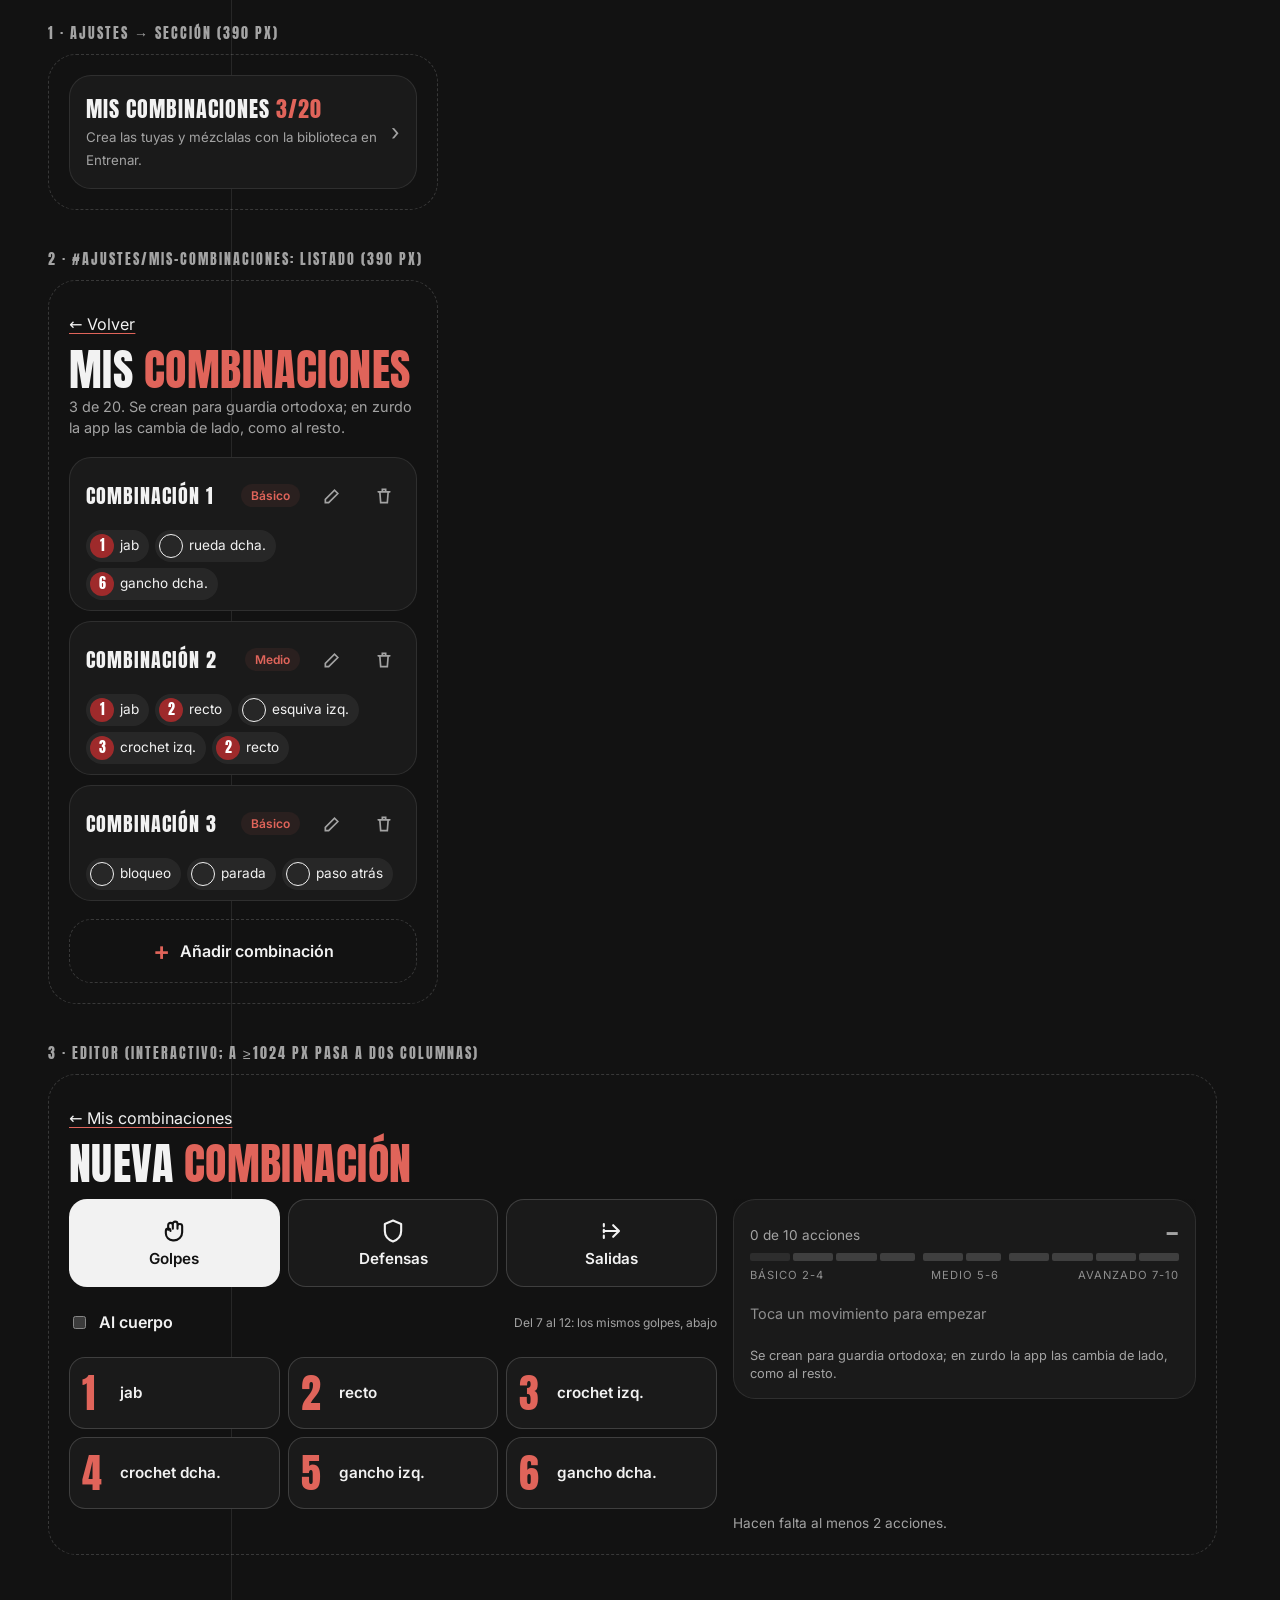
<file: docs/revision/boceto-creador.html>
<!doctype html>
<html lang="es">
<head>
<meta charset="utf-8">
<meta name="viewport" content="width=device-width, initial-scale=1">
<title>Boceto · Mis combinaciones</title>
<!-- Boceto suelto, FUERA de la app (no va al precache ni al sitio). Usa los tokens y las fuentes de
     la app para que se vea como quedaría. Los datos de las acciones están copiados a mano solo aquí:
     en la app saldrán de data/acciones.json. Abrir con la app servida (python -m http.server) o
     directamente desde el disco. -->
<link rel="stylesheet" href="../../static/estilos.css">
<style>
  body { padding: 24px var(--hueco) 48px; }
  .bocetos { display: grid; gap: 40px; max-width: 1180px; margin: 0 auto; }
  .boceto-titulo { font-family: var(--letra-titular); text-transform: uppercase; color: var(--suave); letter-spacing: 2px; font-size: 14px; margin: 0 0 10px; }
  .marco { border: 1px dashed var(--linea-chip); border-radius: 28px; padding: 20px; }
  .marco.movil { max-width: 390px; }

  /* ---------- Comunes ---------- */
  .cr-volver { display: inline-flex; min-height: 48px; align-items: center; color: var(--texto); }
  .cr-cabecera h1 { margin: 0; font-family: var(--letra-titular); text-transform: uppercase; font-weight: 400; font-size: 44px; line-height: .95; }
  .cr-cabecera h1 .acento { color: var(--acento); }
  .cr-cabecera p { margin: 6px 0 0; color: var(--suave); font-size: .9rem; }
  .cr-boton { min-height: 48px; padding: 0 18px; border-radius: 999px; border: 1px solid var(--linea-chip); background: var(--secundario);
    color: var(--texto); font: 600 1rem var(--letra-texto); display: inline-flex; align-items: center; justify-content: center; gap: 8px;
    cursor: pointer; transition: transform 140ms cubic-bezier(.23,1,.32,1), background-color 140ms ease; }
  .cr-boton:active { transform: scale(.97); }
  .cr-boton.principal { background: var(--acento-relleno); border-color: transparent; color: var(--sobre-acento); }
  .cr-boton[aria-disabled="true"] { opacity: .45; cursor: not-allowed; }
  :is(button, a):focus-visible { outline: 3px solid var(--foco); outline-offset: 2px; }

  /* Pasos: el MISMO código visual que la pantalla de la sesión (paso-golpe/defensa/movimiento):
     lo que creas se ve como lo verás al entrenar. */
  .cr-paso { display: inline-flex; align-items: center; gap: 6px; min-height: 32px; padding: 0 10px 0 4px; border-radius: 999px;
    background: var(--secundario); font-size: .85rem; white-space: nowrap; }
  .cr-paso i { display: inline-grid; place-items: center; min-width: 24px; height: 24px; border-radius: 999px; font: 400 14px var(--letra-titular); font-style: normal; }
  .cr-paso.golpe i { background: var(--acento-relleno); color: var(--sobre-acento); }
  .cr-paso.defensa i { border: 1.5px solid currentColor; }
  .cr-paso.movimiento { color: var(--terciario); }
  .cr-paso.movimiento i { border: 1.5px dashed var(--suave); color: var(--suave); }

  /* Nivel en directo: 10 segmentos, uno por acción, con las tres zonas de nivel_de marcadas. */
  .cr-nivel { display: grid; gap: 6px; }
  .cr-nivel-linea { display: flex; justify-content: space-between; align-items: baseline; font-size: .85rem; color: var(--suave); }
  .cr-nivel-linea b { font: 400 22px var(--letra-titular); text-transform: uppercase; color: var(--texto); letter-spacing: 1px; }
  .cr-nivel-linea b.fuera { color: var(--suave); }
  .cr-segmentos { display: grid; grid-template-columns: repeat(10, 1fr); gap: 3px; }
  .cr-segmentos span { height: 8px; border-radius: 2px; background: var(--linea-chip); transition: background-color 160ms ease; }
  .cr-segmentos span.lleno { background: var(--acento-relleno); }
  .cr-segmentos span:nth-child(1) { opacity: .5; }        /* 1 acción: aún no vale */
  .cr-segmentos span:nth-child(4), .cr-segmentos span:nth-child(6) { margin-right: 5px; } /* cortes 4|5 y 6|7 */
  .cr-zonas { display: grid; grid-template-columns: 4fr 2fr 4fr; font-size: .7rem; color: var(--tenue); text-transform: uppercase; letter-spacing: 1px; }
  .cr-zonas span:nth-child(2) { text-align: center; } .cr-zonas span:nth-child(3) { text-align: right; }

  /* ---------- Listado ---------- */
  .cr-lista { list-style: none; margin: 18px 0; padding: 0; display: grid; gap: 10px; }
  .cr-combo { background: var(--superficie); border: 1px solid var(--linea); border-radius: var(--radio); padding: 14px 8px 10px 16px; display: grid; gap: 10px; }
  .cr-combo-cabeza { display: flex; align-items: center; gap: 10px; }
  .cr-combo h2 { margin: 0; flex: 1; white-space: nowrap; font: 400 20px var(--letra-titular); text-transform: uppercase; letter-spacing: 1px; }
  .cr-pastilla { font-size: .75rem; font-weight: 600; padding: 3px 10px; border-radius: 999px; background: var(--acento-tenue); color: var(--acento); }
  .cr-icono { width: 48px; height: 48px; border-radius: 999px; border: 0; background: transparent; color: var(--suave); display: grid; place-items: center; cursor: pointer; }
  .cr-icono:hover { background: var(--secundario); color: var(--texto); }
  .cr-icono svg { width: 20px; height: 20px; fill: none; stroke: currentColor; stroke-width: 2; stroke-linecap: round; }
  .cr-secuencia { display: flex; flex-wrap: wrap; gap: 6px; margin: 0; padding: 0; list-style: none; }
  .cr-anadir { width: 100%; min-height: 64px; border: 1.5px dashed var(--linea-chip); border-radius: var(--radio); background: transparent; color: var(--texto);
    font: 600 1rem var(--letra-texto); display: flex; align-items: center; justify-content: center; gap: 10px; cursor: pointer; }
  .cr-anadir span { color: var(--acento); font-size: 1.6rem; line-height: 1; }

  /* ---------- Editor ---------- */
  .cr-editor { display: grid; gap: 16px; }
  .cr-tira-caja { position: sticky; top: 0; z-index: 1; background: var(--superficie); border: 1px solid var(--linea); border-radius: var(--radio); padding: 14px 16px; display: grid; gap: 12px; }
  .cr-tira { display: flex; flex-wrap: wrap; gap: 6px; min-height: 40px; margin: 0; padding: 0; list-style: none; }
  .cr-tira:empty::before { content: "Toca un movimiento para empezar"; color: var(--tenue); font-size: .9rem; align-self: center; }
  .cr-tira button.cr-paso { border: 0; color: inherit; cursor: pointer; min-height: 40px; font-family: var(--letra-texto);
    transition: transform 180ms cubic-bezier(.23,1,.32,1), opacity 180ms ease; }
  .cr-tira button.cr-paso.movimiento { color: var(--terciario); }
  .cr-tira button.cr-paso::after { content: "×"; margin-left: 2px; color: var(--suave); }
  @starting-style { .cr-tira button.cr-paso { opacity: 0; transform: scale(.9); } }
  .cr-guardia { margin: 0; font-size: .8rem; color: var(--suave); }

  .cr-tarjetas { display: grid; grid-template-columns: repeat(3, 1fr); gap: 8px; }
  .cr-tarjeta { min-height: 88px; border-radius: 18px; border: 1px solid var(--linea-chip); background: var(--superficie); color: var(--texto);
    display: grid; place-content: center; justify-items: center; gap: 4px; cursor: pointer; font: 600 .95rem var(--letra-texto);
    transition: transform 140ms cubic-bezier(.23,1,.32,1), background-color 140ms ease; }
  .cr-tarjeta:active { transform: scale(.97); }
  .cr-tarjeta svg { width: 28px; height: 28px; fill: none; stroke: currentColor; stroke-width: 1.8; stroke-linecap: round; stroke-linejoin: round; }
  .cr-tarjeta[aria-expanded="true"] { background: var(--chip-activo); color: var(--sobre-chip-activo); border-color: transparent; }

  .cr-paleta { display: grid; gap: 10px; }
  .cr-paleta[hidden] { display: none; }
  .cr-objetivo { display: flex; align-items: center; justify-content: space-between; min-height: 48px; }
  .cr-objetivo { gap: 12px; }
  .cr-objetivo small { text-align: right; font-size: .75rem; }
  .cr-combo-cabeza { gap: 4px; }
  .cr-combo-cabeza .cr-pastilla { margin-right: 4px; }
  .cr-objetivo label { white-space: nowrap; display: flex; align-items: center; gap: 10px; font-weight: 600; cursor: pointer; }
  .cr-golpes { display: grid; grid-template-columns: repeat(2, 1fr); gap: 8px; list-style: none; margin: 0; padding: 0; }
  .cr-golpe { width: 100%; min-height: 72px; border-radius: 16px; border: 1px solid var(--linea-chip); background: var(--superficie); color: var(--texto);
    display: flex; align-items: center; gap: 12px; padding: 0 12px; cursor: pointer; text-align: left; font: 600 .95rem var(--letra-texto);
    transition: transform 140ms cubic-bezier(.23,1,.32,1), border-color 140ms ease; }
  .cr-golpe:active { transform: scale(.97); }
  @media (hover: hover) and (pointer: fine) { .cr-golpe:hover, .cr-mov:hover { border-color: var(--acento); } }
  .cr-golpe b { font: 400 40px var(--letra-titular); color: var(--acento); line-height: 1; min-width: 26px; }
  .cr-golpe b.sin-numero { font-size: 22px; color: var(--suave); }
  .cr-movs { display: grid; grid-template-columns: repeat(2, 1fr); gap: 8px; list-style: none; margin: 0; padding: 0; }
  .cr-mov { width: 100%; min-height: 56px; border-radius: 16px; border: 1px solid var(--linea-chip); background: var(--superficie); color: var(--texto);
    font: 600 .95rem var(--letra-texto); cursor: pointer; padding: 0 12px; text-align: left; display: flex; align-items: center; gap: 10px;
    transition: transform 140ms cubic-bezier(.23,1,.32,1), border-color 140ms ease; }
  .cr-mov:active { transform: scale(.97); }
  .cr-mov.salida { border-style: dashed; }
  .cr-barra { position: sticky; bottom: 0; display: grid; grid-template-columns: 1fr 1fr; gap: 8px; padding: 12px 0 0; background: linear-gradient(transparent, var(--fondo) 30%); }
  .cr-estado { min-height: 1.4em; margin: 0; font-size: .85rem; color: var(--suave); }

  /* Escritorio: paleta a la izquierda, tira y guardar fijos a la derecha. */
  @media (min-width: 1024px) {
    .cr-editor.escritorio { grid-template-columns: minmax(0, 1.4fr) minmax(320px, 1fr); align-items: start; }
    .cr-editor.escritorio .cr-lado { position: sticky; top: 24px; display: grid; gap: 12px; order: 2; }
    .cr-editor.escritorio .cr-golpes { grid-template-columns: repeat(3, 1fr); }
    .cr-editor.escritorio .cr-movs { grid-template-columns: repeat(3, 1fr); }
  }

  /* ---------- Avisos ---------- */
  dialog.cr-avisos { max-width: 420px; border: 1px solid var(--linea-chip); border-radius: var(--radio); background: var(--superficie); color: var(--texto); padding: 22px; }
  dialog.cr-avisos::backdrop { background: var(--velo); }
  .cr-avisos h2 { margin: 0 0 12px; font: 400 26px var(--letra-titular); text-transform: uppercase; }
  .cr-avisos ul { margin: 0 0 18px; padding: 0; list-style: none; display: grid; gap: 10px; }
  .cr-avisos li { display: grid; grid-template-columns: 24px 1fr; gap: 10px; padding: 12px; border-radius: 14px; background: var(--aviso-fondo); color: var(--aviso); font-size: .92rem; }
  .cr-avisos .acciones { display: grid; grid-template-columns: 1fr 1fr; gap: 8px; }
  @media (prefers-reduced-motion: reduce) { * { transition: none !important; } }
</style>
</head>
<body>
<div class="bocetos">

  <section>
    <p class="boceto-titulo">1 · Ajustes → sección (390 px)</p>
    <div class="marco movil">
      <a class="tarjeta cr-entrada" href="#" style="display:flex;align-items:center;gap:12px;padding:16px;color:inherit;text-decoration:none;min-height:72px">
        <span style="flex:1"><b style="font:400 22px var(--letra-titular);text-transform:uppercase;letter-spacing:1px">Mis combinaciones <span style="color:var(--acento)">3/20</span></b><br>
          <small style="color:var(--suave)">Crea las tuyas y mézclalas con la biblioteca en Entrenar.</small></span>
        <span aria-hidden="true" style="font-size:1.4rem;color:var(--suave)">›</span>
      </a>
    </div>
  </section>

  <section>
    <p class="boceto-titulo">2 · #ajustes/mis-combinaciones: listado (390 px)</p>
    <div class="marco movil">
      <a href="#" class="cr-volver">← Volver</a>
      <header class="cr-cabecera">
        <h1>Mis <span class="acento">combinaciones</span></h1>
        <p>3 de 20. Se crean para guardia ortodoxa; en zurdo la app las cambia de lado, como al resto.</p>
      </header>
      <ul class="cr-lista" id="lista"></ul>
      <button type="button" class="cr-anadir" id="ir-editor"><span aria-hidden="true">+</span> Añadir combinación</button>
    </div>
  </section>

  <section>
    <p class="boceto-titulo">3 · Editor (interactivo; a ≥1024 px pasa a dos columnas)</p>
    <div class="marco">
      <a href="#" class="cr-volver">← Mis combinaciones</a>
      <header class="cr-cabecera" style="margin-bottom:14px"><h1>Nueva <span class="acento">combinación</span></h1></header>
      <div class="cr-editor escritorio">
        <div class="cr-lado">
          <div class="cr-tira-caja">
            <div class="cr-nivel" aria-hidden="true">
              <div class="cr-nivel-linea"><span id="contador">0 de 10 acciones</span><b id="nivel" class="fuera">—</b></div>
              <div class="cr-segmentos" id="segmentos"></div>
              <div class="cr-zonas"><span>Básico 2-4</span><span>Medio 5-6</span><span>Avanzado 7-10</span></div>
            </div>
            <ol class="cr-tira" id="tira" aria-label="Tu combinación (toca un paso para quitarlo)"></ol>
            <p class="cr-guardia">Se crean para guardia ortodoxa; en zurdo la app las cambia de lado, como al resto.</p>
          </div>
          <p class="cr-estado" id="estado" role="status" aria-live="polite"></p>
          <div class="cr-barra">
            <button type="button" class="cr-boton" id="quitar-ultima">Quitar la última</button>
            <button type="button" class="cr-boton principal" id="guardar" aria-describedby="por-que">Guardar</button>
          </div>
          <p class="cr-estado" id="por-que"></p>
        </div>

        <div>
          <div class="cr-tarjetas" role="group" aria-label="Tipo de movimiento">
            <button type="button" class="cr-tarjeta" aria-expanded="true" aria-controls="p-golpe" data-grupo="golpe">
              <svg viewBox="0 0 24 24" aria-hidden="true"><path d="M7 11V7a2 2 0 0 1 4 0v3m0-1V6a2 2 0 0 1 4 0v4m0-2a2 2 0 0 1 4 0v5a7 7 0 0 1-7 7h-1a6 6 0 0 1-6-6v-2a2 2 0 0 1 4 0"/></svg>Golpes</button>
            <button type="button" class="cr-tarjeta" aria-expanded="false" aria-controls="p-defensa" data-grupo="defensa">
              <svg viewBox="0 0 24 24" aria-hidden="true"><path d="M12 3l7 3v6c0 4.5-3 7.5-7 9-4-1.5-7-4.5-7-9V6z"/></svg>Defensas</button>
            <button type="button" class="cr-tarjeta" aria-expanded="false" aria-controls="p-movimiento" data-grupo="movimiento">
              <svg viewBox="0 0 24 24" aria-hidden="true"><path d="M5 12h12m-4-5 5 5-5 5"/><path d="M5 6v12" stroke-dasharray="2 3"/></svg>Salidas</button>
          </div>
          <div style="height:12px"></div>
          <div class="cr-paleta" id="p-golpe">
            <div class="cr-objetivo">
              <label><input type="checkbox" role="switch" id="al-cuerpo"> Al cuerpo</label>
              <small style="color:var(--suave)">Del 7 al 12: los mismos golpes, abajo</small>
            </div>
            <ul class="cr-golpes" id="golpes"></ul>
          </div>
          <div class="cr-paleta" id="p-defensa" hidden><ul class="cr-movs" id="defensas"></ul></div>
          <div class="cr-paleta" id="p-movimiento" hidden><ul class="cr-movs" id="salidas"></ul></div>
        </div>
      </div>
    </div>
  </section>

  <dialog class="cr-avisos" id="avisos" aria-labelledby="t-avisos">
    <h2 id="t-avisos">Antes de guardar</h2>
    <ul id="lista-avisos"></ul>
    <form method="dialog" class="acciones">
      <button class="cr-boton" value="denegar" autofocus>Volver a editar</button>
      <button class="cr-boton principal" value="aceptar">Guardar igual</button>
    </form>
  </dialog>
</div>

<script type="module">
  // Copia mínima de data/acciones.json para el boceto (en la app sale del catálogo del motor).
  const A = {
    jab: { tipo: "golpe", n: 1, corto: "jab" }, directo: { tipo: "golpe", n: 2, corto: "recto" },
    gancho_izq: { tipo: "golpe", n: 3, corto: "crochet izq." }, gancho_der: { tipo: "golpe", n: 4, corto: "crochet dcha." },
    uppercut_izq: { tipo: "golpe", n: 5, corto: "gancho izq." }, uppercut_der: { tipo: "golpe", n: 6, corto: "gancho dcha." },
    jab_cuerpo: { tipo: "golpe", n: 7, corto: "jab abajo" }, directo_cuerpo: { tipo: "golpe", n: 8, corto: "recto abajo" },
    gancho_izq_cuerpo: { tipo: "golpe", n: 9, corto: "croch. izq. abajo" }, gancho_der_cuerpo: { tipo: "golpe", n: 10, corto: "croch. dcha. abajo" },
    uppercut_izq_cuerpo: { tipo: "golpe", n: 11, corto: "gancho izq. abajo" }, uppercut_der_cuerpo: { tipo: "golpe", n: 12, corto: "gancho dcha. abajo" },
    esquiva_izq: { tipo: "defensa", corto: "esquiva izq." }, esquiva_der: { tipo: "defensa", corto: "esquiva dcha." },
    rodar_izq: { tipo: "defensa", corto: "rueda izq." }, rodar_der: { tipo: "defensa", corto: "rueda dcha." },
    paso_atras: { tipo: "defensa", corto: "paso atrás" }, bloqueo: { tipo: "defensa", corto: "bloqueo" },
    parada: { tipo: "defensa", corto: "parada" }, ballesteo: { tipo: "defensa", corto: "ballesteo" }, flexion: { tipo: "defensa", corto: "flexión" },
    paso_lateral_izq: { tipo: "movimiento", corto: "paso lateral izq." }, paso_lateral_der: { tipo: "movimiento", corto: "paso lateral dcha." },
    pivote: { tipo: "movimiento", corto: "pivote" }, salir: { tipo: "movimiento", corto: "cambio de ángulo" },
  };
  const CARA = ["jab", "directo", "gancho_izq", "gancho_der", "uppercut_izq", "uppercut_der"];
  const NIVEL = (n) => (n >= 2 && n <= 4 ? "Básico" : n <= 6 && n >= 5 ? "Medio" : n >= 7 && n <= 10 ? "Avanzado" : null);
  const $ = (s) => document.querySelector(s);
  const paso = (id, etiqueta = "li") => {
    const a = A[id];
    return `<${etiqueta} class="cr-paso ${a.tipo}" ${etiqueta === "button" ? `type="button" data-id="${id}" aria-label="Quitar ${a.corto}"` : ""}><i aria-hidden="true">${a.n ?? ""}</i>${a.corto}</${etiqueta}>`;
  };

  // ---- Listado de ejemplo ----
  const propias = [["jab", "rodar_der", "uppercut_der"], ["jab", "directo", "esquiva_izq", "gancho_izq", "directo"], ["bloqueo", "parada", "paso_atras"]];
  const ICONOS = {
    editar: '<svg viewBox="0 0 24 24"><path d="M4 20h4L19 9l-4-4L4 16z"/></svg>',
    borrar: '<svg viewBox="0 0 24 24"><path d="M5 7h14M10 7V4h4v3m-7 0 1 13h8l1-13"/></svg>',
  };
  $("#lista").innerHTML = propias.map((ids, i) => `<li class="cr-combo">
      <div class="cr-combo-cabeza"><h2>Combinación ${i + 1}</h2><span class="cr-pastilla">${NIVEL(ids.length)}</span>
        <button type="button" class="cr-icono" aria-label="Editar combinación ${i + 1}">${ICONOS.editar}</button>
        <button type="button" class="cr-icono" aria-label="Borrar combinación ${i + 1}">${ICONOS.borrar}</button></div>
      <ol class="cr-secuencia" aria-label="${ids.map((id) => A[id].corto).join(", ")}">${ids.map((id) => paso(id)).join("")}</ol></li>`).join("");

  // ---- Editor ----
  let tira = [];
  const pintarPaletas = () => {
    const cuerpo = $("#al-cuerpo").checked;
    $("#golpes").innerHTML = CARA.map((id) => cuerpo ? id.replace(/^(jab|directo|gancho_izq|gancho_der|uppercut_izq|uppercut_der)$/, "$1_cuerpo") : id)
      .map((id) => `<li><button type="button" class="cr-golpe" data-anadir="${id}"><b class="${A[id].n ? "" : "sin-numero"}" aria-hidden="true">${A[id].n ?? "↓"}</b>${A[id].corto}</button></li>`).join("");
    const lista = (tipo, clase) => Object.entries(A).filter(([, a]) => a.tipo === tipo)
      .map(([id, a]) => `<li><button type="button" class="cr-mov ${clase}" data-anadir="${id}">${a.corto}</button></li>`).join("");
    $("#defensas").innerHTML = lista("defensa", "");
    $("#salidas").innerHTML = lista("movimiento", "salida");
  };
  const pintarTira = (anuncio = "") => {
    $("#tira").innerHTML = tira.map((id, i) => `<li>${paso(id, "button").replace("data-id", `data-i="${i}" data-id`)}</li>`).join("");
    $("#segmentos").innerHTML = Array.from({ length: 10 }, (_, i) => `<span class="${i < tira.length ? "lleno" : ""}"></span>`).join("");
    const nivel = NIVEL(tira.length);
    $("#nivel").textContent = nivel ?? "—";
    $("#nivel").className = nivel ? "" : "fuera";
    $("#contador").textContent = `${tira.length} de 10 acciones`;
    const motivo = tira.length < 2 ? "Hacen falta al menos 2 acciones." : "";
    $("#guardar").setAttribute("aria-disabled", String(Boolean(motivo)));
    $("#por-que").textContent = motivo;
    $("#quitar-ultima").setAttribute("aria-disabled", String(!tira.length));
    $("#estado").textContent = anuncio ? `${anuncio}. ${tira.length} acciones${nivel ? `, ${nivel.toLowerCase()}` : ""}.` : "";
  };
  document.addEventListener("click", (e) => {
    const anadir = e.target.closest("[data-anadir]");
    if (anadir) {
      if (tira.length >= 10) return pintarTira("Ya tiene 10 acciones, el máximo");
      tira.push(anadir.dataset.anadir);
      return pintarTira(`Añadido ${A[anadir.dataset.anadir].corto}`);
    }
    const chip = e.target.closest("#tira [data-i]");
    if (chip) {
      const [quitado] = tira.splice(Number(chip.dataset.i), 1);
      pintarTira(`Quitado ${A[quitado].corto}`);
      ($("#tira button") ?? $("#quitar-ultima")).focus();
      return;
    }
    const tarjeta = e.target.closest(".cr-tarjeta");
    if (tarjeta) {
      for (const t of document.querySelectorAll(".cr-tarjeta")) {
        const activa = t === tarjeta;
        t.setAttribute("aria-expanded", String(activa));
        document.getElementById(t.getAttribute("aria-controls")).hidden = !activa;
      }
    }
  });
  $("#al-cuerpo").addEventListener("change", pintarPaletas);
  $("#quitar-ultima").addEventListener("click", () => {
    if (!tira.length) return;
    pintarTira(`Quitado ${A[tira.pop()].corto}`);
  });
  $("#guardar").addEventListener("click", () => {
    if (tira.length < 2) return;
    const avisos = [];
    if (!tira.some((id) => A[id].tipo === "golpe")) avisos.push("No lleva ningún golpe: solo defensas o salidas.");
    if (tira.slice(0, -1).some((id) => A[id].tipo === "movimiento")) avisos.push("Hay una salida en medio y no al final.");
    if (tira.join() === "jab,directo") avisos.push("Es igual que una de la biblioteca (nivel básico).");
    if (propias.some((p) => p.join() === tira.join())) avisos.push("Es igual que otra de tus combinaciones.");
    if (!avisos.length) return pintarTira("Guardada (boceto)");
    $("#lista-avisos").innerHTML = avisos.map((t) => `<li><span aria-hidden="true">⚠</span>${t}</li>`).join("");
    $("#avisos").showModal();
  });
  pintarPaletas();
  pintarTira();
</script>
</body>
</html>
</file>
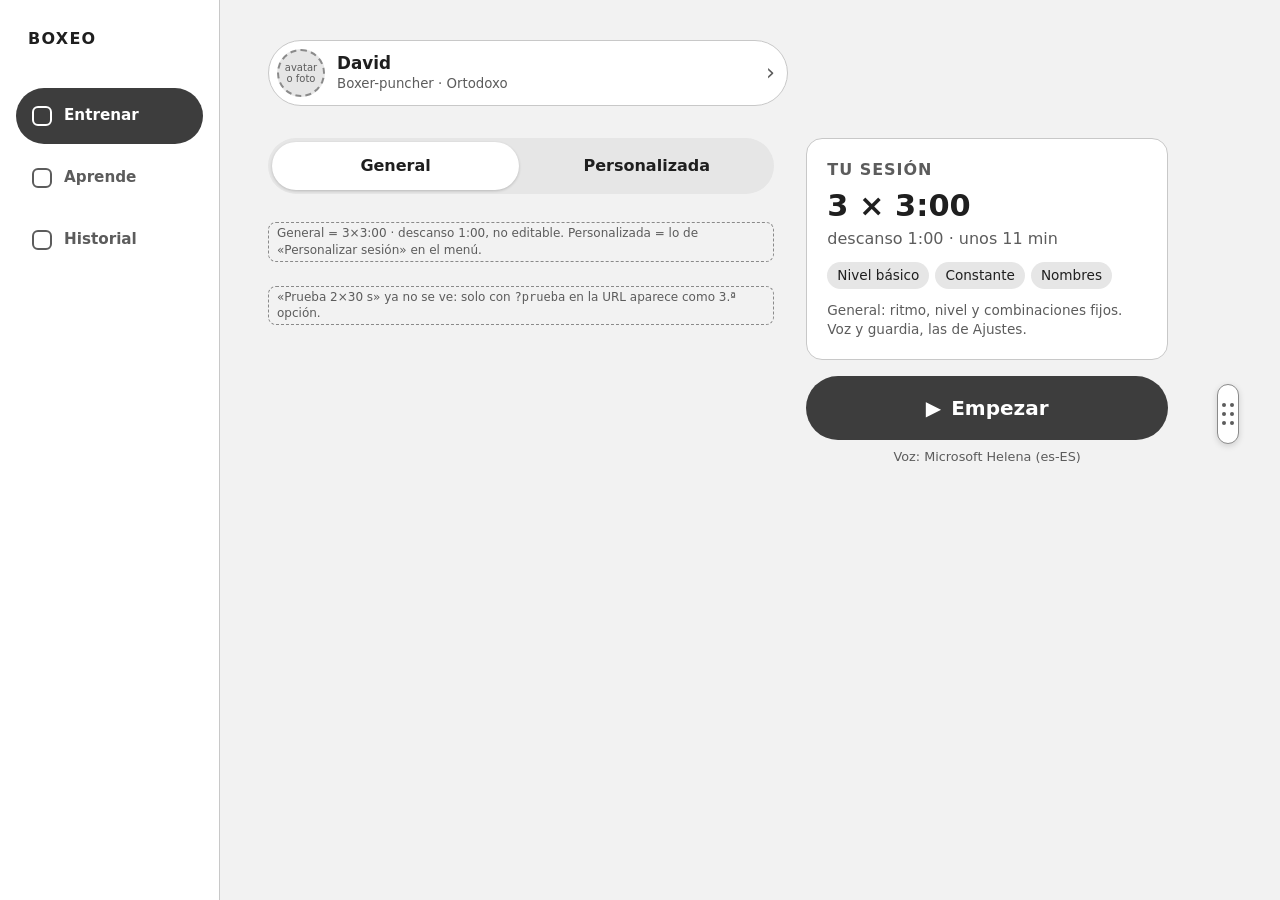
<file: docs/revision/boceto-rediseno.html>
<!doctype html>
<html lang="es">
<head>
<meta charset="utf-8">
<meta name="viewport" content="width=device-width, initial-scale=1">
<title>Boceto · Estructura de Entrenar</title>
<!-- Boceto suelto, FUERA de la app (no va al precache ni al sitio). SOLO estructura: todo en gris
     neutro y con la fuente del sistema, a propósito; los colores y la tipografía van en otra fase.
     Estado por la URL: ?estado=cerrado (por defecto), ?estado=abierto (menú abierto) o
     ?estado=pista (la primera vez: el asa asoma). Capturas: docs/revision/boceto-rediseno-*.png. -->
<style>
  :root {
    color-scheme: light;
    --fondo: #f2f2f2; --superficie: #ffffff; --hundido: #e6e6e6; --linea: #c8c8c8; --linea-fuerte: #8a8a8a;
    --texto: #1f1f1f; --suave: #5c5c5c; --relleno: #3d3d3d; --sobre-relleno: #ffffff; --velo: rgba(0,0,0,.35);
    --hueco: 16px; --alto-barra: 64px; --radio: 16px;
    font: 16px/1.4 system-ui, "Segoe UI", Roboto, sans-serif;
  }
  * { box-sizing: border-box; }
  body { margin: 0; background: var(--fondo); color: var(--texto); min-height: 100vh; }
  button { font: inherit; color: inherit; }
  :focus-visible { outline: 3px solid var(--texto); outline-offset: 2px; }
  .nota-boceto { font-size: 12px; color: var(--suave); border: 1px dashed var(--linea-fuerte); border-radius: 8px; padding: 2px 8px; display: inline-block; }

  /* ---------- Marco de la app ---------- */
  .app { min-height: 100vh; padding: 16px var(--hueco) calc(var(--alto-barra) + 32px); max-width: 560px; margin: 0 auto; position: relative; }

  /* Cabecera: avatar · nombre · estilo. Es UN botón que abre el perfil. */
  .cabecera-perfil { display: flex; align-items: center; gap: 12px; width: 100%; min-height: 64px; padding: 8px 12px 8px 8px;
    border: 1px solid var(--linea); border-radius: 999px; background: var(--superficie); text-align: left; cursor: pointer; }
  .avatar { flex: none; width: 48px; height: 48px; border-radius: 50%; background: var(--hundido); border: 2px dashed var(--linea-fuerte);
    display: grid; place-items: center; font-size: 10px; color: var(--suave); text-align: center; line-height: 1.1; }
  .cabecera-perfil .quien { flex: 1; display: grid; }
  .cabecera-perfil b { font-size: 1.05rem; }
  .cabecera-perfil small { color: var(--suave); }
  .cabecera-perfil .flecha { color: var(--suave); font-size: 1.4rem; }

  /* Selector General | Personalizada */
  .selector { display: grid; grid-template-columns: 1fr 1fr; gap: 4px; padding: 4px; margin: 20px 0 16px; border-radius: 999px; background: var(--hundido); border: 0; }
  .selector legend { position: absolute; width: 1px; height: 1px; overflow: hidden; clip: rect(0 0 0 0); }
  .selector label { display: grid; place-items: center; min-height: 48px; border-radius: 999px; font-weight: 600; cursor: pointer; }
  .selector input { position: absolute; opacity: 0; }
  .selector input:checked + span { background: var(--superficie); box-shadow: 0 1px 3px rgba(0,0,0,.2); }
  .selector span { display: grid; place-items: center; width: 100%; height: 100%; border-radius: 999px; }

  /* Resumen de la sesión elegida y Empezar */
  .resumen { background: var(--superficie); border: 1px solid var(--linea); border-radius: var(--radio); padding: 20px; }
  .resumen h2 { margin: 0 0 4px; font-size: 1rem; color: var(--suave); font-weight: 600; text-transform: uppercase; letter-spacing: .06em; }
  .resumen .grande { font-size: 1.9rem; font-weight: 800; margin: 0; }
  .resumen ul { list-style: none; margin: 12px 0 0; padding: 0; display: flex; flex-wrap: wrap; gap: 6px; }
  .resumen li { padding: 4px 10px; border-radius: 999px; background: var(--hundido); font-size: .85rem; }
  .resumen .fija { margin: 12px 0 0; color: var(--suave); font-size: .85rem; }
  .empezar { display: flex; align-items: center; justify-content: center; gap: 10px; width: 100%; min-height: 64px; margin-top: 16px;
    border: 0; border-radius: 999px; background: var(--relleno); color: var(--sobre-relleno); font-size: 1.25rem; font-weight: 800; cursor: pointer; }
  .voz-linea { text-align: center; color: var(--suave); font-size: .8rem; margin: 8px 0 0; }

  /* Barra inferior: Entrenar · Aprende · Historial (Perfil sale de la barra). */
  .barra { position: fixed; left: var(--hueco); right: var(--hueco); bottom: 12px; height: var(--alto-barra); max-width: 528px; margin: 0 auto;
    display: grid; grid-template-columns: repeat(3, 1fr); padding: 6px; border-radius: 999px; background: var(--superficie); border: 1px solid var(--linea); z-index: 5; }
  .barra a { display: grid; place-items: center; align-content: center; gap: 2px; border-radius: 999px; color: var(--suave); text-decoration: none; font-size: .78rem; font-weight: 600; }
  .barra a i { width: 20px; height: 20px; border: 2px solid currentColor; border-radius: 6px; }
  .barra a[aria-current="page"] { background: var(--relleno); color: var(--sobre-relleno); }

  /* ---------- Asa del menú lateral ----------
     A la DERECHA y separada del borde (right: 28px): los gestos «Atrás» de Android nacen en los dos
     bordes (~20-24 dp) y el de iOS en el izquierdo. Área táctil 48×72 px; lo que se ve, la pastilla
     de puntitos. Es un <button aria-expanded aria-controls="menu"> (WCAG 2.5.7: arrastrar nunca es
     la única forma; tocar, Intro o Espacio también abren). */
  .asa { position: fixed; right: 28px; top: 42%; width: 48px; height: 72px; display: grid; place-items: center; border: 0; background: none; cursor: grab; z-index: 6; padding: 0; }
  .asa .pastilla { width: 22px; height: 60px; border-radius: 999px; background: var(--superficie); border: 1px solid var(--linea-fuerte);
    display: grid; grid-template-columns: 4px 4px; gap: 5px 4px; align-content: center; justify-content: center; box-shadow: 0 2px 6px rgba(0,0,0,.15); }
  .asa .pastilla i { width: 4px; height: 4px; border-radius: 50%; background: var(--suave); }
  .zona-gesto { position: fixed; top: 0; bottom: 0; width: 24px; background: repeating-linear-gradient(45deg, transparent 0 6px, rgba(0,0,0,.06) 6px 12px); pointer-events: none; z-index: 4; }
  .zona-gesto.der { right: 0; } .zona-gesto.izq { left: 0; }
  .zona-gesto span { position: absolute; top: 50%; writing-mode: vertical-rl; font-size: 10px; color: var(--suave); left: 6px; }

  /* Pista de la primera vez: el asa asoma desde dentro del menú cerrado (el borde del panel se ve). */
  body.pista .asoma { position: fixed; right: 0; top: 30%; bottom: 30%; width: 64px; border-radius: var(--radio) 0 0 var(--radio);
    background: var(--superficie); border: 1px solid var(--linea); border-right: 0; box-shadow: -4px 0 12px rgba(0,0,0,.12); z-index: 5; }
  body.pista .asa { right: 70px; }
  .globo { display: none; }
  body.pista .globo { display: block; position: fixed; right: 128px; top: calc(42% + 12px); background: var(--relleno); color: var(--sobre-relleno);
    padding: 8px 12px; border-radius: 12px; font-size: .85rem; max-width: 190px; z-index: 6; }

  /* ---------- Menú lateral (abierto) ----------
     <dialog> modal: velo, foco atrapado, Esc cierra y el foco vuelve al asa. */
  .velo { display: none; position: fixed; inset: 0; background: var(--velo); z-index: 7; }
  .menu { display: none; position: fixed; top: 0; right: 0; bottom: 0; width: min(88vw, 420px); background: var(--superficie); z-index: 8;
    border-radius: var(--radio) 0 0 var(--radio); overflow: auto; padding: 16px 16px 32px; box-shadow: -8px 0 24px rgba(0,0,0,.2); }
  body.abierto .velo, body.abierto .menu { display: block; }
  /* Con el menú abierto, el asa de fuera se oculta (el <dialog> modal la dejaría inerte) y aparece la
     del panel, en una franja propia de 48 px a su izquierda: va con el panel, se arrastra para cerrar
     y no tapa nada, ni lo de debajo del velo ni el contenido del panel. */
  body.abierto .asa:not(.asa-panel) { display: none; }
  .menu { padding-left: 56px; }
  .asa.asa-panel { display: none; right: calc(min(88vw, 420px) - 48px); z-index: 9; }
  body.abierto .asa.asa-panel { display: grid; }
  .aviso-general { margin: 0 0 12px; padding: 10px 12px; border-radius: 12px; background: var(--hundido); border-left: 4px solid var(--relleno); font-size: .88rem; }
  .menu-cabeza { display: flex; justify-content: space-between; align-items: center; margin-bottom: 8px; }
  .menu-cabeza h2 { margin: 0; font-size: 1.2rem; }
  .cerrar { width: 48px; height: 48px; border-radius: 50%; border: 1px solid var(--linea); background: var(--superficie); cursor: pointer; font-size: 1.2rem; }
  details.grupo { border-top: 1px solid var(--linea); }
  details.grupo > summary { list-style: none; display: flex; justify-content: space-between; align-items: center; min-height: 56px; font-weight: 700; cursor: pointer; }
  details.grupo > summary::after { content: "+"; font-size: 1.3rem; color: var(--suave); }
  details.grupo[open] > summary::after { content: "–"; }
  .campo { margin: 0 0 14px; }
  .campo > span, .campo legend { display: block; font-size: .8rem; font-weight: 600; color: var(--suave); text-transform: uppercase; letter-spacing: .05em; margin-bottom: 6px; padding: 0; }
  fieldset.campo { border: 0; padding: 0; }
  .fila { display: flex; flex-wrap: wrap; gap: 6px; }
  .fila b { padding: 8px 12px; border-radius: 999px; border: 1px solid var(--linea); font-weight: 600; font-size: .9rem; min-height: 40px; display: inline-flex; align-items: center; }
  .fila b.si { background: var(--relleno); color: var(--sobre-relleno); border-color: transparent; }
  .tres { display: grid; grid-template-columns: repeat(3, 1fr); gap: 6px; }
  .tres b { padding: 8px; border-radius: 10px; border: 1px solid var(--linea); text-align: center; font-size: .9rem; min-height: 40px; }
  .barra-rango { height: 6px; border-radius: 3px; background: linear-gradient(90deg, var(--relleno) 50%, var(--hundido) 50%); margin: 12px 0 4px; }
  .enlace { display: flex; justify-content: space-between; align-items: center; min-height: 56px; padding: 0 14px; border: 1px solid var(--linea); border-radius: 12px; font-weight: 600; margin-bottom: 14px; }
  .enlace small { color: var(--suave); font-weight: 400; }
  .avatares { display: grid; grid-template-columns: repeat(5, 1fr); gap: 8px; }
  .avatares .avatar { width: 100%; height: auto; aspect-ratio: 1; }
  .interruptor { display: flex; justify-content: space-between; align-items: center; min-height: 48px; }
  .interruptor i { width: 44px; height: 26px; border-radius: 999px; background: var(--hundido); border: 1px solid var(--linea-fuerte); position: relative; }
  .interruptor i::after { content: ""; position: absolute; top: 2px; left: 2px; width: 20px; height: 20px; border-radius: 50%; background: var(--superficie); border: 1px solid var(--linea-fuerte); }

  /* ---------- Escritorio (≥ 1024 px) ----------
     Menú de secciones a la izquierda (sin Perfil ni Ajustes) y, como en el diseño del 27-10, dos
     columnas: selector y resumen a la izquierda; «Tu sesión» + Empezar a la derecha. El asa sigue
     (mismo componente); el panel se abre sobre la columna derecha. */
  @media (min-width: 1024px) {
    :root { --hueco: 32px; }
    .barra { left: 0; top: 0; bottom: 0; right: auto; width: 220px; height: auto; max-width: none; margin: 0; border-radius: 0; border-width: 0 1px 0 0;
      grid-template-columns: 1fr; grid-auto-rows: 56px; align-content: start; padding: 88px 16px 16px; gap: 6px; }
    .barra::before { content: "BOXEO"; position: absolute; top: 28px; left: 28px; font-weight: 800; letter-spacing: .08em; }
    .barra a { grid-auto-flow: column; justify-content: start; gap: 12px; padding: 0 16px; font-size: .95rem; }
    .app { max-width: none; margin: 0 0 0 220px; padding: 40px 112px 40px 48px; /* a la derecha, sitio para el asa sin tapar nada */ display: grid; grid-template-columns: minmax(0, 1.4fr) minmax(320px, 1fr);
      gap: 32px; align-items: start; align-content: start; }
    .cabecera-perfil { grid-column: 1 / -1; max-width: 520px; }
    .columna-sesion { position: sticky; top: 40px; }
    .selector { margin-top: 0; }
    .asa { right: 28px; }
    .zona-gesto { display: none; }
  }
</style>
</head>
<body>
  <div class="zona-gesto izq" aria-hidden="true"><span>gesto «Atrás»</span></div>
  <div class="zona-gesto der" aria-hidden="true"><span>gesto «Atrás» (Android)</span></div>

  <main class="app" aria-labelledby="t-entrenar">
    <h1 id="t-entrenar" style="position:absolute;width:1px;height:1px;overflow:hidden;clip:rect(0 0 0 0)">Entrenar</h1>

    <!-- Cabecera: abre el perfil (#perfil, fuera de la barra). -->
    <button type="button" class="cabecera-perfil" aria-label="Tu perfil: David, Boxer-puncher">
      <span class="avatar" aria-hidden="true">avatar<br>o foto</span>
      <span class="quien"><b>David</b><small>Boxer-puncher · Ortodoxo</small></span>
      <span class="flecha" aria-hidden="true">›</span>
    </button>

    <div class="columna-config">
      <fieldset class="selector">
        <legend>Tipo de sesión</legend>
        <label><input type="radio" name="tipo" value="general" checked><span>General</span></label>
        <label><input type="radio" name="tipo" value="personalizada"><span>Personalizada</span></label>
      </fieldset>
      <p class="nota-boceto">General = 3×3:00 · descanso 1:00, no editable. Personalizada = lo de «Personalizar sesión» en el menú.</p>
      <p class="nota-boceto">«Prueba 2×30 s» ya no se ve: solo con <code>?prueba</code> en la URL aparece como 3.ª opción.</p>
    </div>

    <div class="columna-sesion">
      <section class="resumen" aria-labelledby="t-sesion">
        <h2 id="t-sesion">Tu sesión</h2>
        <p class="grande">3 × 3:00</p>
        <p style="margin:0;color:var(--suave)">descanso 1:00 · unos 11 min</p>
        <ul aria-label="Lo que se aplica">
          <li>Nivel básico</li><li>Constante</li><li>Nombres</li>
        </ul>
        <p class="fija">General: ritmo, nivel y combinaciones fijos. Voz y guardia, las de Ajustes.</p>
      </section>
      <button type="button" class="empezar"><span aria-hidden="true">▶</span> Empezar</button>
      <p class="voz-linea">Voz: Microsoft Helena (es-ES)</p>
    </div>
  </main>

  <!-- Barra inferior / menú lateral de secciones en escritorio -->
  <nav class="barra" aria-label="Secciones">
    <a href="#entrenar" aria-current="page"><i aria-hidden="true"></i>Entrenar</a>
    <a href="#aprende"><i aria-hidden="true"></i>Aprende</a>
    <a href="#historial"><i aria-hidden="true"></i>Historial</a>
  </nav>

  <!-- Asa: botón real; además se puede arrastrar hacia la izquierda. -->
  <div class="asoma" aria-hidden="true"></div>
  <button type="button" class="asa" aria-controls="menu" aria-expanded="false" aria-label="Menú: personalizar, mis combinaciones y ajustes">
    <span class="pastilla" aria-hidden="true"><i></i><i></i><i></i><i></i><i></i><i></i></span>
  </button>
  <p class="globo" role="note">Desliza o toca para personalizar tu sesión</p>

  <div class="velo" aria-hidden="true"></div>
  <section class="menu" id="menu" role="dialog" aria-modal="true" aria-labelledby="t-menu">
    <button type="button" class="asa asa-panel" aria-controls="menu" aria-expanded="true" aria-label="Cerrar menú (o arrastra hacia la derecha)">
      <span class="pastilla" aria-hidden="true"><i></i><i></i><i></i><i></i><i></i><i></i></span>
    </button>
    <div class="menu-cabeza">
      <h2 id="t-menu" tabindex="-1">Menú</h2>
      <button type="button" class="cerrar" aria-label="Cerrar menú">✕</button>
    </div>

    <details class="grupo" open>
      <summary>Personalizar sesión</summary>
      <p class="aviso-general" role="status">Estás en General. Estos son los ajustes de tu Personalizada; si cambias algo, pasarás a ella.</p>
      <p class="nota-boceto" style="margin-bottom:12px">Solo con General elegida. Al tocar algo: Personalizada = sus valores guardados + el cambio (nunca se copia la General encima).</p>
      <div class="campo"><span>Asaltos · duración · descanso</span><div class="tres"><b>3</b><b>3:00</b><b>1:00</b></div></div>
      <fieldset class="campo"><legend>Nivel</legend><div class="tres"><b>1 Básico</b><b style="background:var(--relleno);color:#fff">2 Medio</b><b>3 Avanzado</b></div></fieldset>
      <div class="campo"><span>Ritmo · Constante</span><div class="barra-rango"></div></div>
      <div class="campo"><span>Practicar más (hasta 3)</span><div class="fila"><b class="si">3 crochet ✕</b><b>+ Añadir</b></div></div>
      <fieldset class="campo"><legend>Tus combinaciones</legend><div class="fila"><b>Ninguna</b><b class="si">Poco</b><b>Bastante</b><b>Mucho</b><b>Solo las mías</b></div></fieldset>
      <label class="interruptor">Reacción <i aria-hidden="true"></i></label>
    </details>

    <details class="grupo" open>
      <summary>Mis combinaciones</summary>
      <a class="enlace" href="#entrenar/mis-combinaciones">2 de 20 <small>Crear y editar ›</small></a>
    </details>

    <details class="grupo" open>
      <summary>Ajustes</summary>
      <div class="campo"><span>Voz</span><div class="enlace" style="margin:0">Automática <small>▾</small></div></div>
      <fieldset class="campo"><legend>Velocidad</legend><div class="tres"><b>Lenta</b><b style="background:var(--relleno);color:#fff">Normal</b><b>Rápida</b></div></fieldset>
      <fieldset class="campo"><legend>Nombrar combinaciones</legend><div class="tres"><b>Números</b><b style="background:var(--relleno);color:#fff">Nombres</b><b>Ambos</b></div></fieldset>
      <fieldset class="campo"><legend>Guardia (también en la General)</legend><div class="fila"><b class="si">Diestro (ortodoxa)</b><b>Zurdo</b></div></fieldset>
      <div class="campo"><span>Nombre</span><div class="enlace" style="margin:0">David</div></div>
      <fieldset class="campo"><legend>Avatar o foto</legend>
        <div class="avatares"><span class="avatar">foto</span><span class="avatar">hueco</span><span class="avatar">hueco</span><span class="avatar">hueco</span><span class="avatar">hueco</span></div>
        <p class="nota-boceto" style="margin-top:8px">Avatares: los pasará David (sin inventar). Foto: recorte cuadrado, ~256 px, JPEG.</p>
      </fieldset>
    </details>
  </section>

<script>
  const estado = new URLSearchParams(location.search).get("estado") ?? "cerrado";
  document.body.classList.add(estado);
  if (estado === "abierto") document.querySelector(".asa:not(.asa-panel)").setAttribute("aria-expanded", "true");
</script>
</body>
</html>
</file>
<file: static/estilos.css>
/* Mobile first, tema oscuro. Pensado para usar con guantes a 1–2 m del móvil:
   botones grandes, reloj enorme y colores por fase claros (contraste AA comprobado). */
/* Fuentes locales (OFL, ver fuentes/OFL-*.txt): nada de CDN, la app va sin conexión. */
@font-face {
  font-family: "Anton";
  src: url("fuentes/anton-latin-400-normal.woff2") format("woff2");
  font-weight: 400;
  font-display: swap;
}
@font-face {
  font-family: "Inter";
  src: url("fuentes/inter-latin-400-normal.woff2") format("woff2");
  font-weight: 400;
  font-display: swap;
}
@font-face {
  font-family: "Inter";
  src: url("fuentes/inter-latin-600-normal.woff2") format("woff2");
  font-weight: 600;
  font-display: swap;
}
@font-face {
  font-family: "Inter";
  src: url("fuentes/inter-latin-800-normal.woff2") format("woff2");
  font-weight: 800;
  font-display: swap;
}

/* Todos los colores y letras de la app viven aquí (tokens). Gris oscuro neutro (R = G = B) + rojo como único
   acento. La intro «Que empiece el asalto» lleva sus colores propios, de su diseño.
   Dos rojos: el cuero (--acento-relleno) solo como relleno con texto blanco encima; el claro (--acento) para el
   texto rojo y para todo indicador sin texto que tiene que llegar a 3:1 (foco, bordes de seleccionado,
   deslizador, barras). El cuero sobre el fondo no llega a 3:1: nunca como marca suelta.
   El fondo rojo completo se reserva para los últimos 10 s (--fase-final).
   Contraste comprobado en tests/js/contraste.test.mjs. */
:root {
  color-scheme: dark;
  --fondo: #121212;
  --fondo-rgb: 18 18 18;       /* el mismo, para los degradados que funden las fotos: rgb(var(--fondo-rgb) / .45) */
  --superficie: #1a1a1a;      /* tarjeta sólida */
  --superficie-hover: #202020;
  --campo: #161616;
  --cristal: rgba(255, 255, 255, 0.05);        /* tarjeta de cristal (sobre negro o foto oscura) */
  --borde-cristal: rgba(255, 255, 255, 0.10);
  --barra: rgba(26, 26, 26, 0.97);             /* barra flotante: se lee hasta sobre una foto clara */
  --desenfoque: blur(16px) saturate(140%);
  --linea: rgba(255, 255, 255, 0.09);          /* borde de tarjetas, separadores y rejilla de gráficos */
  --linea-chip: rgba(255, 255, 255, 0.16);     /* chip no seleccionado y botón secundario */
  --borde: #757575;           /* bordes de campos de texto: 3:1 */
  --texto: #f2f2f2;
  --suave: #a3a3a3;           /* texto secundario */
  --terciario: #d4d4d4;
  --tenue: #8f8f8f;           /* días y meses futuros: más apagado que --suave, aún 4,5:1 */
  --acento: #e0645a;          /* rojo claro: texto rojo e indicadores sin texto */
  --acento-sobre-ring: color-mix(in srgb, var(--acento) 85%, var(--texto)); /* el mismo, más claro: 4,5:1 sobre el ring borroso */
  --acento-relleno: #9e2a2b;  /* cuero: botones, pestaña activa, chip destacado (solo con texto blanco encima) */
  --acento-relleno-hover: #b23435;
  --sobre-acento: #ffffff;
  --chip-activo: #f2f2f2;     /* chip seleccionado */
  --sobre-chip-activo: #121212;
  --secundario: rgba(255, 255, 255, 0.06);
  --secundario-hover: rgba(255, 255, 255, 0.12);
  --foco: #ffffff;
  --ok: #7ad1a9;
  --ok-fondo: #12392c;
  --aviso: #ffe8a3;
  --aviso-fondo: #3d2e06;
  --velo: rgba(0, 0, 0, 0.7);
  --panel-cristal: rgba(26, 26, 26, 0.92);   /* panel del menú con desenfoque: el texto, 4,5:1 hasta con blanco detrás */
  --brillo-panel: rgba(255, 255, 255, 0.05); /* brillo sutil arriba del panel */
  --borde-panel: rgba(255, 255, 255, 0.08);
  --resalte: rgba(255, 255, 255, 0.06);
  --resplandor: rgba(208, 62, 63, 0.32);  /* halo rojo detrás del maniquí: el neón al 32 % */
  --brillo-pista: rgba(224, 100, 90, 0.32); /* brillo de la lengüeta y el globo de la pista del asa */
  --neon: #d03e3f;            /* rojo neón decorativo (sin contraste que cumplir): letras de la intro, halo y humo del maniquí */

  /* Fases de la sesión: fondo y texto */
  --fase-asalto: #121212;
  --fase-final: #9e2a2b;
  --fase-descanso: #0b3b34;
  --fase-reaccion: #ffb703;
  --fase-reaccion-texto: #0a0a0a;
  --fase-pausa: #202020;

  /* Series de los gráficos (validadas sobre --superficie) */
  --serie-asaltos: #e0645a;   /* semana actual */
  --serie-barra: rgba(255, 255, 255, 0.34);  /* resto de semanas */
  --serie-rpe: #e5e5e5;
  --acento-tenue: rgba(224, 100, 90, 0.08);  /* fondo de la pastilla de RPE */

  --alto-nav: 68px;
  --hueco: 20px;              /* margen lateral en móvil */
  --radio: 22px;
  --radio-avatar: 28%;        /* avatares: cuadrado redondeado (en un círculo se cortaban orejas y barbillas) */

  /* Tipografía: titulares condensados en mayúsculas y texto legible */
  --letra-titular: "Anton", "Impact", "Arial Narrow", sans-serif;
  --letra-texto: "Inter", system-ui, "Segoe UI", Roboto, sans-serif;
}

* { box-sizing: border-box; }

/* scrollbar-gutter: el hueco de la barra se reserva siempre, así html.menu-abierto (overflow: hidden)
   no hace saltar la página al quitarla. Con barras superpuestas (móvil) no ocupa nada. */
html { -webkit-text-size-adjust: 100%; overflow-x: hidden; scrollbar-gutter: stable; }

/* El body mide como poco la ventana: con el menú abierto el lienzo toma el color del panel (ver
   html.menu-abierto) y, si el body acabara con el contenido, por debajo el velo oscurecería otro gris. */
body {
  margin: 0;
  min-height: 100vh;
  min-height: 100dvh;
  background: var(--fondo);
  color: var(--texto);
  font-family: var(--letra-texto);
  font-size: 1rem;
  line-height: 1.45;
}

main {
  overflow-x: clip; /* la palabra de fondo y la foto sobresalen a propósito */
  max-width: 720px;
  margin: 0 auto;
  padding: 0 var(--hueco) calc(var(--alto-nav) + 44px + env(safe-area-inset-bottom));
}

.vista { position: relative; isolation: isolate; display: grid; gap: 16px; }
.vista[hidden] { display: none; }

h1, h2, .titular {
  font-family: var(--letra-titular); font-weight: 400; text-transform: uppercase;
  letter-spacing: 0.01em; line-height: 0.98;
}
h1 { margin: 0; font-size: clamp(2.75rem, 12.8vw, 4rem); }
h2 { margin: 0 0 14px; font-size: 1.375rem; letter-spacing: 0.04em; }
h3 { margin: 16px 0 6px; font-size: 0.85rem; font-weight: 600; color: var(--suave); text-transform: uppercase; letter-spacing: 0.08em; }
.acento { color: var(--acento); }

/* Titular de pantalla: línea de contexto en rojo, titular de dos líneas con la segunda en rojo
   y una palabra gigante de fondo. */
.cabecera { position: relative; padding: 28px 0 0; }
.antetitulo {
  margin: 0 0 6px; color: var(--acento);
  font-size: 0.8125rem; font-weight: 600; letter-spacing: 0.15em; text-transform: uppercase;
}
.marca-agua {
  position: absolute; z-index: -1; right: -8px; top: 10px;
  font-family: var(--letra-titular); text-transform: uppercase; line-height: 1;
  font-size: clamp(5rem, 30vw, 11rem); color: var(--texto); opacity: 0.05;
  white-space: nowrap; pointer-events: none; user-select: none;
}
h1:focus, h2:focus { outline: none; }
h1:focus-visible, h2:focus-visible { outline: 3px solid var(--foco); outline-offset: 4px; }
/* Títulos que reciben el foco al navegar (el de cada vista, el periodo, el día y el detalle del
   Historial, los de Perfil y Ajustes): en vez del recuadro blanco, el subrayado rojo de los
   enlaces de la app, más grueso. Sigue viéndose. */
:is(h1, h2, h3)[tabindex="-1"]:focus-visible {
  outline: none; text-decoration: underline 3px var(--acento); text-underline-offset: 6px;
}

/* Cabecera con foto fundida al negro (detrás del titular). La foto nunca se amplía por encima
   de su tamaño: en pantallas anchas se queda a la derecha y se funde también por la izquierda. */
.foto-cabecera {
  position: absolute; z-index: -2; top: 0; left: calc(-1 * var(--hueco)); right: calc(-1 * var(--hueco));
  height: var(--alto-foto, 360px); overflow: hidden; pointer-events: none;
}
.foto-cabecera img { display: block; width: 100%; height: 100%; object-fit: cover; object-position: var(--posicion-foto, 50% 45%); }
.foto-cabecera::after {
  content: ""; position: absolute; inset: 0;
  background: linear-gradient(180deg, rgb(var(--fondo-rgb) / 0.55) 0%, rgb(var(--fondo-rgb) / 0) 30%,
    rgb(var(--fondo-rgb) / 0.2) 60%, var(--fondo) 100%);
}
.con-foto .cabecera { padding-top: var(--arriba-titular, 166px); }

/* Marca de la barra lateral del PC. */
.marca {
  display: flex; align-items: center; gap: 8px; margin: 0;
  font-family: var(--letra-titular); text-transform: uppercase; font-size: 22px; letter-spacing: 2px; line-height: 1;
}
.marca::before {
  content: ""; width: 10px; height: 10px; border-radius: 50%; background: var(--acento);
}

a { color: var(--texto); text-decoration-color: var(--acento); text-underline-offset: 3px; }

/* Tarjetas sólidas y de cristal. */
.tarjeta {
  background: var(--superficie);
  border: 1px solid var(--linea);
  border-radius: var(--radio);
  padding: 18px;
  min-width: 0;
}
.tarjeta.cristal {
  background: var(--cristal); border-color: var(--borde-cristal); border-radius: 22px;
  -webkit-backdrop-filter: var(--desenfoque); backdrop-filter: var(--desenfoque);
}

.nota { color: var(--suave); font-size: 0.875rem; margin: 8px 0 0; }
.solo-lectores {
  position: absolute; width: 1px; height: 1px; overflow: hidden;
  clip: rect(0 0 0 0); white-space: nowrap;
}
/* El aviso para lectores va al final de <body>: sin top, quedaba debajo de todo y alargaba la página 1 px
   (con la sesión a pantalla completa, salía la barra de desplazamiento). */
#estado { top: 0; left: 0; }

.aviso {
  background: var(--aviso-fondo); color: var(--aviso); border-radius: 10px; padding: 10px 14px; margin: 0;
}
.aviso.fijo { position: sticky; top: 0; z-index: 20; border-radius: 0; text-align: center; }
/* Un error junto a los botones que lo han causado (Historial, Empezar), en vez de un diálogo nativo. */
.aviso.mensaje-error { margin: 12px 0 0; padding: 10px 14px; }

/* ---------- Foco visible en todo lo interactivo ---------- */
:focus-visible { outline: 3px solid var(--foco); outline-offset: 2px; }
/* Con ratón o dedo no se dibuja el anillo (p. ej. el título que recibe el foco al cambiar de pestaña). */
:focus:not(:focus-visible) { outline: none; }

/* ---------- Formularios ---------- */
.formulario { display: grid; gap: 14px; }
.campo { display: grid; gap: 6px; color: var(--suave); font-size: 0.9rem; }
input, select, textarea {
  font: inherit;
  color: var(--texto);
  background: var(--campo);
  border: 1px solid var(--borde);
  border-radius: 12px;
  padding: 12px;
  min-height: 48px;
  width: 100%;
}
textarea { resize: vertical; min-height: 64px; }
/* Flecha propia de los desplegables: la del sistema quedaba pegada al borde. */
select {
  appearance: none; -webkit-appearance: none; padding-right: 44px; text-overflow: ellipsis; cursor: pointer;
  background-image: url("data:image/svg+xml,%3Csvg xmlns='http://www.w3.org/2000/svg' width='12' height='8' viewBox='0 0 12 8'%3E%3Cpath d='M1 1.5l5 5 5-5' fill='none' stroke='%23a8a29e' stroke-width='2' stroke-linecap='round' stroke-linejoin='round'/%3E%3C/svg%3E");
  background-repeat: no-repeat; background-position: right 16px center; background-size: 12px 8px;
}
input[type="checkbox"], input[type="radio"] { width: auto; min-height: 0; accent-color: var(--acento); }
fieldset { border: 0; padding: 0; margin: 0; min-width: 0; }
legend { color: var(--suave); font-size: 0.95rem; padding: 0; margin-bottom: 8px; }
legend small { display: block; font-size: 0.85rem; }
/* Campos en rejilla, alineados por abajo: si una etiqueta ocupa dos líneas, las cajas siguen a la misma altura. */
.rejilla { display: grid; grid-template-columns: repeat(auto-fill, minmax(130px, 1fr)); gap: 12px; align-items: end; }
hr { border: 0; height: 1px; margin: 0; background: var(--linea); }

/* Chips de opción (radios): categorías, estilo. El seleccionado, en claro. */
.chip-opcion { position: relative; flex: none; }
.chip-opcion input, .niveles input, .chip input { position: absolute; opacity: 0; inset: 0; margin: 0; cursor: pointer; }
.chip-opcion span {
  display: inline-flex; align-items: center; height: 40px; padding: 0 16px;
  border: 1px solid var(--linea-chip); border-radius: 20px; background: rgba(255, 255, 255, 0.04);
  font-size: 0.875rem; font-weight: 400; white-space: nowrap;
}
.chip-opcion input:checked + span {
  background: var(--chip-activo); border-color: var(--chip-activo); color: var(--sobre-chip-activo); font-weight: 600;
}
:is(.chip-opcion, .niveles, .chip) input:focus-visible + span { outline: 3px solid var(--foco); outline-offset: 2px; }

/* Nivel: tres botones grandes (radios); el elegido, en rojo. */
.niveles { display: grid; grid-template-columns: repeat(3, minmax(0, 1fr)); gap: 8px; }
.niveles legend, .cabeza-campo {
  display: flex; justify-content: space-between; align-items: baseline; gap: 8px; width: 100%;
  margin-bottom: 14px; font-size: 0.8125rem; color: var(--suave);
}
:is(.niveles legend, .cabeza-campo) span:first-child { font-weight: 600; letter-spacing: 0.08em; text-transform: uppercase; }
.modos-voz b { font-size: 20px; white-space: nowrap; }
/* «Tus combinaciones»: los cuatro porcentajes en una fila y «Solo las mías» debajo, a todo el ancho
   (más bajo y en línea: es la opción aparte). */
.mezcla { display: grid; gap: 8px; }
.mezclas { grid-template-columns: repeat(4, minmax(0, 1fr)); }
.mezclas b { font-size: 20px; white-space: nowrap; }
.mezclas .mezcla-solo { grid-column: 1 / -1; }
.mezclas .mezcla-solo span {
  display: flex; justify-content: center; align-items: baseline; gap: 10px; min-height: 52px; font-size: 0.875rem;
}
.mezclas .mezcla-solo b { margin: 0; }
/* Desactivados de verdad (disabled): apagados y sin el puntero de elegir. */
.niveles input:disabled + span { opacity: 0.45; }
.niveles input:disabled { cursor: not-allowed; }
.nota-campo { margin: 0; font-size: 0.8125rem; }
.nota-campo a { color: var(--texto); font-weight: 600; }
#niveles + .nota-campo { margin-top: -6px; }

/* Ritmo: barra 1-5, de Calmado a Intenso. Solo se mueve arrastrando la bolita: la barra no recibe
   el puntero (tocarla en el móvil saltaba a Intenso sin querer). El teclado sigue funcionando. */
.ritmo input[type="range"] {
  appearance: none; -webkit-appearance: none; display: block; width: 100%; height: 44px; margin: 0;
  padding: 0; border: 0; background: transparent; pointer-events: none;
  --lleno: 50%;
}
.ritmo input[type="range"]::-webkit-slider-runnable-track {
  height: 6px; border-radius: 3px;
  background: linear-gradient(to right, var(--acento) var(--lleno), rgba(255, 255, 255, 0.14) var(--lleno));
}
.ritmo input[type="range"]::-moz-range-track { height: 6px; border-radius: 3px; background: rgba(255, 255, 255, 0.14); }
.ritmo input[type="range"]::-moz-range-progress { height: 6px; border-radius: 3px; background: var(--acento); }
/* La bolita se toca en un cuadrado de 48 × 48 px (más de los 44 que pide un dedo) pero se dibuja
   como un círculo de 28 px: el resto es transparente. Sin border-radius, para que las esquinas
   también cuenten. */
.ritmo input[type="range"]::-webkit-slider-thumb {
  -webkit-appearance: none; width: 48px; height: 48px; margin-top: -21px; border: 0; border-radius: 0;
  background: radial-gradient(circle, var(--texto) 0 10px, var(--acento) 10.5px 14px, transparent 14.5px);
  pointer-events: auto; cursor: grab;
}
.ritmo input[type="range"]::-moz-range-thumb {
  width: 48px; height: 48px; border: 0; border-radius: 0;
  background: radial-gradient(circle, var(--texto) 0 10px, var(--acento) 10.5px 14px, transparent 14.5px);
  pointer-events: auto; cursor: grab;
}
.ritmo input[type="range"]:focus-visible { outline: 3px solid var(--foco); outline-offset: 2px; border-radius: 8px; }
.marcas-ritmo { display: flex; justify-content: space-between; font-size: 0.75rem; color: var(--suave); }
.niveles label { position: relative; }
.niveles label span {
  display: grid; place-content: center; text-align: center; min-height: 68px; padding: 6px 2px;
  border: 1px solid rgba(255, 255, 255, 0.12); border-radius: 16px;
  font-size: 0.75rem; font-weight: 400;
}
.niveles b { display: block; margin-bottom: 4px; font-family: var(--letra-titular); font-weight: 400; font-size: 24px; line-height: 1; }
/* Elegido: relleno con texto blanco y, como marca de 3:1 contra el fondo, un borde de 2 px en el rojo de texto. */
.niveles label input:checked + span {
  background: var(--acento-relleno); border-color: var(--acento); box-shadow: inset 0 0 0 1px var(--acento); color: var(--sobre-acento);
}

/* Interruptores (switch): Zurdo y Reacción. */
.interruptor {
  display: flex; align-items: center; justify-content: space-between; gap: 10px;
  min-height: 56px; padding: 0 14px; cursor: pointer;
  border: 1px solid rgba(255, 255, 255, 0.12); border-radius: 16px; background: rgba(255, 255, 255, 0.03);
  font-size: 0.9375rem; font-weight: 600;
}
.interruptor input {
  appearance: none; -webkit-appearance: none; flex: none; position: relative; cursor: pointer;
  width: 40px; height: 24px; min-height: 0; padding: 0; margin: 0;
  border: 0; border-radius: 12px; background: rgba(255, 255, 255, 0.18);
  transition: background-color 0.15s;
}
.interruptor input::before {
  content: ""; position: absolute; top: 2px; left: 2px; width: 20px; height: 20px;
  border-radius: 50%; background: var(--texto); transition: transform 0.15s;
}
.interruptor input:checked { background: var(--acento); }
.interruptor input:checked::before { transform: translateX(16px); }

.check { display: flex; align-items: flex-start; gap: 10px; padding: 6px 0; cursor: pointer; }
.check input { width: 22px; height: 22px; margin-top: 2px; flex: none; }

details > summary {
  cursor: pointer; min-height: 48px; display: flex; align-items: center; gap: 10px;
  color: var(--texto); font-weight: 600; list-style: none;
}
details > summary::-webkit-details-marker { display: none; }
/* Con display:flex el triángulo nativo desaparece: se dibuja uno propio. */
details > summary::before {
  content: ""; flex: none; width: 0; height: 0;
  border-left: 8px solid currentColor; border-top: 6px solid transparent; border-bottom: 6px solid transparent;
  transition: transform 0.15s;
}
details[open] > summary::before { transform: rotate(90deg); }
.avanzados > summary { min-height: 44px; margin: -6px 0; font-size: 0.875rem; color: var(--suave); }
.avanzados[open] > summary { margin-bottom: 8px; }

.resumen-config { color: var(--suave); font-weight: 400; }

/* ---------- Botones ---------- */
.boton {
  display: inline-flex; align-items: center; justify-content: center; gap: 10px;
  min-height: 48px; padding: 10px 20px;
  font: inherit; font-weight: 600; color: var(--sobre-acento);
  border: 1px solid var(--linea-chip); border-radius: 20px; cursor: pointer; text-align: center;
  transition: background-color 0.15s, transform 0.1s;
  background: var(--secundario);
}
.boton.principal, .boton.peligro { background: var(--acento-relleno); border-color: transparent; }
.boton.principal:hover, .boton.peligro:hover { background: var(--acento-relleno-hover); }
.boton.secundario:hover { background: var(--secundario-hover); }
.boton:disabled { opacity: 0.5; cursor: not-allowed; }
.boton:active:not(:disabled) { transform: scale(0.98); }
.boton svg { width: 20px; height: 20px; flex: none; fill: currentColor; }
.boton.enorme {
  min-height: 76px; width: 100%; border-radius: 22px;
  font-family: var(--letra-titular); font-weight: 400; font-size: 1.5rem;
  text-transform: uppercase; letter-spacing: 0.08em;
}
.boton.pequeno { min-height: 40px; padding: 6px 14px; font-size: 0.875rem; }
.acciones { display: flex; flex-wrap: wrap; gap: 10px; }
.acciones .boton { flex: 1 1 140px; }
/* Botones al pie de una tarjeta (Copia de seguridad, «Editar valoración»): separados del texto. */
.tarjeta > .acciones { margin-top: 18px; }
label.boton { color: var(--sobre-acento); }
/* Copia de seguridad: cada botón en una línea; si no caben juntos, uno debajo del otro a todo el ancho. */
.copia .acciones .boton { flex: 1 1 auto; white-space: nowrap; }
input[type="file"].solo-lectores:focus-visible + *, label.boton:focus-within { outline: 3px solid var(--foco); }

/* ---------- Entrenar ---------- */
/* De arriba abajo: la cabecera de perfil (un solo enlace a #perfil), el selector General | Personalizada,
   «Tu sesión» y Empezar. En el PC (abajo), dos columnas con «Tu sesión» fija a la derecha. Gris neutro: los
   colores van en la fase visual. */
#vista-entrenar { padding-top: calc(16px + env(safe-area-inset-top, 0px)); }
#config { gap: 16px; }
.cabecera-perfil {
  display: flex; align-items: center; gap: 12px; min-height: 64px; padding: 8px 12px 8px 8px;
  color: var(--texto); text-decoration: none;
  /* Radio de tarjeta (como «Tu sesión»): concéntrico con el avatar de dentro (≈ 13 px de radio a 8 px del borde). */
  background: var(--superficie); border: 1px solid var(--linea); border-radius: var(--radio);
}
.cabecera-perfil:hover { background: var(--superficie-hover); }
.cabecera-avatar { display: contents; }
.cabecera-perfil .flecha {
  flex: none; width: 20px; height: 20px; color: var(--suave);
  fill: none; stroke: currentColor; stroke-width: 1.8; stroke-linecap: round; stroke-linejoin: round;
}
.cabecera-perfil-texto { display: grid; gap: 2px; flex: 1; min-width: 0; }
/* Nombre y estilo en una línea cada uno: lo que no cabe, con puntos suspensivos (a 390, un nombre de 30). */
.cabecera-perfil-nombre { font-weight: 600; overflow: hidden; text-overflow: ellipsis; white-space: nowrap; }
.cabecera-perfil-estilo { font-size: 0.8125rem; color: var(--suave); overflow: hidden; text-overflow: ellipsis; white-space: nowrap; }
/* General | Personalizada (| Prueba): segmentado a todo el ancho; el elegido, en claro. */
/* Cada chip, como poco del ancho de su palabra más larga: «Personalizada» no se encoge hasta tocar el de al
   lado y «Prueba 2×30 s» parte en dos líneas. */
.segmentado-tipo {
  display: grid; grid-auto-flow: column; grid-auto-columns: minmax(min-content, 1fr); gap: 4px;
  margin: 0; padding: 4px; border: 0; border-radius: 28px; background: var(--secundario);
}
.segmentado-tipo label { position: relative; display: grid; }
.segmentado-tipo input { position: absolute; inset: 0; margin: 0; opacity: 0; cursor: pointer; }
.segmentado-tipo span {
  display: grid; place-items: center; min-height: 48px; padding: 4px 8px; border-radius: 24px;
  font-weight: 600; font-size: 0.9375rem; line-height: 1.2; text-align: center; color: var(--suave);
}
.segmentado-tipo input:checked + span { background: var(--chip-activo); color: var(--sobre-chip-activo); }
.segmentado-tipo input:focus-visible + span { outline: 3px solid var(--foco); outline-offset: 1px; }
/* «Tu sesión»: los asaltos en grande, el descanso y la duración, las pastillas y qué es. */
.tu-sesion {
  display: grid; gap: 8px; padding: 20px; min-width: 0;
  background: var(--superficie); border: 1px solid var(--linea); border-radius: 22px;
}
.resumen-grande { margin: 0; font-family: var(--letra-titular); font-size: 2.5rem; line-height: 1; letter-spacing: 0.02em; }
.resumen-detalle { margin: 0; color: var(--suave); }
.chips-sesion { display: flex; flex-wrap: wrap; gap: 6px; margin: 4px 0 0; padding: 0; list-style: none; }
.chips-sesion li {
  padding: 4px 10px; border-radius: 999px; background: var(--secundario); font-size: 0.8125rem; color: var(--texto);
}
.nota-sesion { margin: 4px 0 0; font-size: 0.8125rem; }
.nota-sesion a { color: var(--texto); font-weight: 600; }
/* «Tu sesión» y Empezar van en la misma caja: sin su propio gap quedaban pegados en el móvil. */
.derecha-entrenar { display: grid; gap: 16px; }
.empezar-caja { display: grid; gap: 12px; }
.empezar-caja .nota { margin: -4px 0 0; text-align: center; font-size: 0.75rem; }
.empezar {
  min-height: 64px; width: 100%; gap: 12px;
  font-family: var(--letra-titular); font-weight: 400; font-size: 26px; letter-spacing: 0.08em; text-transform: uppercase;
}
.empezar svg { width: 22px; height: 22px; }
.voz-corta { display: none; }

/* ---------- Sesión en curso ---------- */
body.entrenando #vista-entrenar > :not(#pantalla), body.entrenando #pestanas { display: none; }
body.entrenando main { padding: 0; max-width: none; }
/* Sin el relleno de arriba de Entrenar: #pantalla mide la ventana y empieza en y = 0 (si no, quedaba una
   franja del fondo encima y la página se desplazaba ese tanto). La zona segura la lleva #pantalla. */
body.entrenando #vista-entrenar { padding-top: 0; }

/* La sesión mide justo la ventana: el reloj encoge si hace falta y, como último recurso, la tarjeta de la
   combinación se desplaza por dentro. Pausa y Parar quedan siempre abajo, a la vista y sin tapar nada. */
#pantalla {
  position: relative; isolation: isolate; overflow: hidden;
  height: 100dvh;
  display: flex; flex-direction: column;
  padding: calc(20px + env(safe-area-inset-top, 0px)) var(--hueco) calc(20px + env(safe-area-inset-bottom));
  background: var(--fase-asalto);
  transition: background-color 0.2s;
}
#pantalla[hidden] { display: none; }
#pantalla[data-fase="final"] { background: var(--fase-final); }
#pantalla[data-fase="descanso"] { background: var(--fase-descanso); }
#pantalla[data-fase="pausa"] { background: var(--fase-pausa); }
/* Asalto: el ring borroso de fondo (desenfocado en el fichero, sin filter: blur) y sin velo. El descanso (verde), los
   últimos 10 s («final»), la pausa y la reacción llevan su color liso de siempre; en el resumen #pantalla ya no se ve. */
#pantalla[data-fase="asalto"] {
  background: var(--fase-asalto) url("imagenes/ring-cenital-borroso.webp") center / cover no-repeat;
}
/* Sobre el ring, en el asalto, el gris de «Después…» y de la leyenda y el rojo de «Asalto N/M» no llegan a 4,5:1
   (test_ring_sesion_navegador.py los mide con los píxeles reales): ahí van más claros, en el gris claro de texto y en
   el rojo de texto aclarado. En el resto de fases, su color de siempre. */
#pantalla[data-fase="asalto"] :is(#despues, .leyenda) { color: var(--terciario); }
#pantalla[data-fase="asalto"] #asalto .acento { color: var(--acento-sobre-ring); }
#pantalla[data-fase="reaccion"] {
  background: var(--fase-reaccion); color: var(--fase-reaccion-texto);
  --foco: var(--fase-reaccion-texto); /* el foco claro no se vería sobre ámbar */
}
/* Fuera del asalto normal el fondo cambia de color: el rojo y el gris de texto pasan al color
   del texto de la fase para mantener el contraste. */
#pantalla:not([data-fase="asalto"]) :is(.antetitulo, .acento, #despues, #anterior, .leyenda) { color: inherit; }
#pantalla .marca-agua { top: auto; right: auto; left: -20px; bottom: 150px; font-size: 190px; opacity: 0.04; }

/* Preparación (10 s antes del asalto 1): el ring de fondo, claro y sin velo, y «Empezar ya» arriba, junto a la
   pastilla. En el asalto, el ring borroso (más arriba). El vídeo según la orientación (vertical u horizontal); sin
   vídeo, la imagen cuadrada. */
.fondo-ring, .preparacion, .empezar-ya { display: none; }
#pantalla.preparando .fondo-ring { display: block; position: absolute; inset: 0; z-index: -1; overflow: hidden; }
.fondo-ring :is(img, video) { position: absolute; inset: 0; width: 100%; height: 100%; object-fit: cover; }
#pantalla.preparando :is(.reloj, .tarjeta-combo, #anterior, .marca-agua) { display: none; }
/* En pantalla, solo el ring, la pastilla de estado, «Empezar ya», Pausa y Parar. «Asalto 1/2» y el texto del
   teclado salen de la vista pero no del lector de pantalla (como .solo-lectores); las barras de los asaltos
   (decorativas) se ocultan sin mover nada y la pastilla sigue a la derecha. */
#pantalla.preparando :is(#asalto, .atajos) {
  position: absolute; width: 1px; height: 1px; margin: 0; padding: 0; overflow: hidden; clip: rect(0 0 0 0); white-space: nowrap;
}
#pantalla.preparando .marcador { justify-content: flex-end; gap: 10px; }
#pantalla.preparando .progreso { visibility: hidden; }
/* Lo que queda en el centro (nada a la vista) ocupa el hueco y deja Pausa y Parar abajo. */
#pantalla.preparando .preparacion:not([hidden]) { display: block; flex: 1; }
/* «Empezar ya»: la misma forma y letra que la pastilla, en cuero con texto blanco. Mide 34 px como ella; el ::after
   amplía el área de toque a 44 px sin mover nada. */
#pantalla.preparando .empezar-ya {
  position: relative; display: inline-flex; align-items: center; height: 34px; padding: 0 14px;
  border: 1px solid transparent; border-radius: 17px; background: var(--acento-relleno); color: var(--sobre-acento);
  font: inherit; font-size: 0.8125rem; font-weight: 600; letter-spacing: 0.08em; text-transform: uppercase;
  white-space: nowrap; cursor: pointer; transition: background-color 0.15s;
}
.empezar-ya:hover { background: var(--acento-relleno-hover); }
.empezar-ya::after { content: ""; position: absolute; inset: -5px -2px; }
/* Con movimiento reducido, solo la imagen (entrenar.js además lo quita antes de que cargue nada). */
@media (prefers-reduced-motion: reduce) { #video-ring { display: none; } }

.marcador { display: flex; justify-content: space-between; align-items: center; gap: 12px; }
#asalto { font-size: 22px; letter-spacing: 0.04em; }
.pastilla {
  display: inline-flex; align-items: center; gap: 8px; height: 34px; padding: 0 14px;
  border: 1px solid currentColor; border-radius: 17px;
  font-size: 0.8125rem; font-weight: 600; letter-spacing: 0.08em; text-transform: uppercase;
}
.pastilla::before { content: ""; width: 8px; height: 8px; border-radius: 50%; background: var(--acento); }
#pantalla:not([data-fase="asalto"]) .pastilla::before { background: currentColor; }

.progreso { display: grid; grid-auto-flow: column; grid-auto-columns: 1fr; gap: 6px; margin-top: 16px; }
.progreso i { display: block; height: 4px; border-radius: 2px; background: rgba(255, 255, 255, 0.12); overflow: hidden; }
.progreso b { display: block; width: 0; height: 100%; background: var(--acento); }
#pantalla:not([data-fase="asalto"]) .progreso b { background: currentColor; }
#pantalla[data-fase="reaccion"] .progreso i { background: rgba(0, 0, 0, 0.15); }

.reloj { flex: 1 1 0; min-height: 0; overflow: hidden; display: grid; place-content: center; text-align: center; gap: 4px; padding: 12px 0; }
#tiempo {
  /* Inter y no Anton: Anton no tiene cifras tabulares y el reloj bailaría cada segundo. */
  font-size: min(31vw, 22vh);
  font-weight: 800;
  line-height: 1;
  font-variant-numeric: tabular-nums;
  letter-spacing: -0.035em;
}
#despues { margin: 0; min-height: 1.4em; color: var(--suave); font-size: 0.8125rem; letter-spacing: 0.08em; text-transform: uppercase; }

/* Sin desenfoque: el fondo de la sesión es liso y el saturate() avivaría el rojo de los últimos 10 s. */
.tarjeta.tarjeta-combo {
  flex: 0 1 auto; min-height: 0; overflow-y: auto;
  display: grid; gap: 10px; padding: 18px 18px 16px; border-radius: 24px; -webkit-backdrop-filter: none; backdrop-filter: none;
}
.tarjeta-combo .antetitulo { margin: 0; font-size: 0.75rem; }
#combo { min-height: 2.2em; }
.combo-texto, .pasos li {
  margin: 0; font-family: var(--letra-titular); font-weight: 400; text-transform: uppercase;
  line-height: 1.05; letter-spacing: 0.01em;
}
.combo-texto { font-size: clamp(2.2rem, 10vw, 4rem); text-wrap: balance; }
.pasos { list-style: none; margin: 0; padding: 0; display: grid; gap: 10px; }
.pasos li { display: flex; align-items: center; gap: 12px; font-size: clamp(1.75rem, 8.7vw, 2.6rem); }
/* Círculo numerado: relleno rojo = golpe, borde = defensa, borde discontinuo = pies. El del golpe lleva cifra
   blanca sobre el cuero y, para verse contra la tarjeta (3:1), un aro de 2 px en el rojo claro. */
.pasos i, .leyenda i {
  flex: none; display: grid; place-items: center; border-radius: 50%;
  font-family: var(--letra-texto); font-style: normal; font-size: 0.8125rem; font-weight: 800; letter-spacing: 0;
}
.pasos i { width: 28px; height: 28px; }
.paso-golpe i { background: var(--acento-relleno); color: var(--sobre-acento); box-shadow: 0 0 0 2px var(--acento); }
.paso-defensa i { border: 1.5px solid currentColor; }
.paso-movimiento i { border: 1.5px dashed var(--suave); color: var(--suave); }
.pasos .paso-movimiento { color: var(--terciario); }
#pantalla:not([data-fase="asalto"]) :is(.pasos, .leyenda) :is(.paso-movimiento, .paso-movimiento i) { color: inherit; border-color: currentColor; }
#pantalla[data-fase="final"] .paso-golpe i { background: var(--texto); color: var(--fase-final); box-shadow: none; }
.leyenda { display: flex; flex-wrap: wrap; gap: 6px 14px; margin: 4px 0 0; padding: 0; list-style: none; color: var(--suave); font-size: 0.75rem; }
.leyenda[hidden] { display: none; }
.leyenda li { display: inline-flex; align-items: center; gap: 6px; }
.leyenda i { width: 10px; height: 10px; }
/* Combinaciones largas (6 acciones o más, hasta 10): letra y reloj más pequeños para que todo quepa sin desplazar. */
#pantalla:has(.pasos li:nth-child(6)) #tiempo { font-size: min(26vw, 17vh); }
#pantalla:has(.pasos li:nth-child(6)) .pasos { gap: 6px; }
#pantalla:has(.pasos li:nth-child(6)) .pasos li { font-size: clamp(1.4rem, 6.2vw, 2rem); }

#anterior { margin: 12px 0 0; min-height: 1.4em; color: var(--suave); font-size: 0.8125rem; text-align: center; }

.controles { display: grid; grid-template-columns: 1fr 1fr; gap: 10px; margin-top: 14px; }
#pausa[aria-pressed="true"] .icono-pausa, #pausa[aria-pressed="false"] .icono-play { display: none; }
#pantalla[data-fase="reaccion"] .boton.secundario { background: var(--fondo); }
/* Parar lleva borde blanco solo en los últimos 10 s del asalto: el fondo es el mismo rojo cuero que el botón. En el
   resto (asalto, descanso, pausa, reacción y preparación), sin borde. */
#pantalla[data-fase="final"] .boton.peligro { box-shadow: inset 0 0 0 3px var(--texto); }
/* Mismo color que el texto de la fase: se lee en todas. */
.atajos { margin: 12px 0 0; color: inherit; text-align: center; }
@media (pointer: coarse) { .atajos { display: none; } }

/* ---------- Barra de pestañas ---------- */
/* Píldora flotante; la pestaña activa, píldora roja con icono y texto. */
#pestanas {
  position: fixed; z-index: 10;
  left: 50%; transform: translateX(-50%);
  bottom: calc(18px + env(safe-area-inset-bottom));
  width: min(460px, calc(100% - 32px)); height: var(--alto-nav);
  display: grid; grid-auto-flow: column; grid-auto-columns: 1fr; align-items: center; padding: 0 6px;
  background: var(--barra); border: 1px solid var(--borde-cristal); border-radius: 34px;
  -webkit-backdrop-filter: var(--desenfoque); backdrop-filter: var(--desenfoque);
  box-shadow: 0 10px 30px var(--velo);
}
#pestanas a {
  display: flex; flex-direction: column; align-items: center; justify-content: center; gap: 2px;
  height: 56px; border-radius: 28px;
  color: var(--suave); text-decoration: none; font-size: 0.75rem; font-weight: 600;
  transition: background-color 0.15s, color 0.15s;
}
#pestanas a:hover { color: var(--texto); }
#pestanas a[aria-current="page"] { background: var(--acento-relleno); box-shadow: inset 0 0 0 2px var(--acento); color: var(--sobre-acento); }
#pestanas svg {
  width: 20px; height: 20px; fill: none; stroke: currentColor;
  stroke-width: 1.8; stroke-linecap: round; stroke-linejoin: round;
}
#pestanas a:focus-visible { outline-offset: -4px; }
.marca { display: none; }

main { position: relative; }

/* ---------- Ajustes (sección del menú de Entrenar) ---------- */
.voz-eleccion, .voz-velocidad { display: grid; gap: 14px; align-content: start; min-width: 0; }

/* ---------- El asa y el menú lateral de Entrenar (vistas/menu.js) ---------- */
/* El asa: botón de 48 × 72 a 28 px del borde derecho y al 42 % de alto (fuera de la franja del gesto
   «Atrás»); se ve una pastilla con 2 × 3 puntitos pegada a su lado derecho. touch-action: none para que
   arrastrarla no desplace la página. Durante la sesión y en Mis combinaciones la esconden las reglas de
   #vista-entrenar de arriba y de abajo; con el menú abierto, el panel trae la suya. */
#asa, .asa-panel {
  display: flex; align-items: center; justify-content: flex-end;
  width: 48px; height: 72px; padding: 0; border: 0; background: none; color: var(--suave);
  cursor: grab; touch-action: none; -webkit-tap-highlight-color: transparent; user-select: none;
}
#asa {
  position: fixed; z-index: 5; top: 42%;
  right: calc(28px + env(safe-area-inset-right, 0px));
}
.vista > :is(#asa, #menu, #elegir-practicar) { animation: none; } /* la entrada de la vista le pisaría el transform */
/* Con barra clásica, el hueco que reserva scrollbar-gutter queda fuera del <dialog> (ni 100vw ni una sombra
   llegan): solo se ve el fondo del lienzo, que con el menú abierto toma el color del panel. El body sigue
   pintando el suyo. Con barras superpuestas (móvil) no hay hueco. */
html.menu-abierto { overflow: hidden; background: var(--superficie); }
html.menu-abierto #asa { visibility: hidden; }
/* La pista de la primera vez (menu.js): una lengüeta de 64 px con el aspecto del panel asoma ~1,2 s y se
   recoge, con un globo encima del asa que se queda 4 s. Ni abre el <dialog> ni recibe toques. Con
   prefers-reduced-motion solo se ve el globo, quieto. Lengüeta y globo llevan el borde en el rojo claro y un
   brillo suave (--brillo-pista), para que se vean como aviso. */
.pista-panel {
  position: fixed; z-index: 4; top: 0; right: 0; bottom: 0; width: 64px; pointer-events: none;
  background: var(--superficie); border-left: 1px solid var(--acento);
  box-shadow: -6px 0 18px var(--brillo-pista);
  transform: translateX(100%);
}
.pista-panel.asomando { animation: pista-asomar 1.7s cubic-bezier(0.32, 0.72, 0, 1) both; }
/* El globo va encima del asa (alineado a su derecha), no a su lado: a 1440 px a su izquierda queda «Empezar». */
.globo-asa {
  position: fixed; z-index: 6; top: 42%; right: calc(28px + env(safe-area-inset-right, 0px));
  max-width: min(64vw, 240px); margin: 0; padding: 10px 14px; pointer-events: none;
  transform: translateY(calc(-100% - 12px));
  background: var(--superficie); border: 1px solid var(--acento); border-radius: 12px;
  color: var(--texto); font-size: 0.9375rem; font-weight: 600; line-height: 1.3;
  box-shadow: 0 0 18px var(--brillo-pista), 0 8px 24px rgb(0 0 0 / 0.45);
}
/* La flechita del globo, hacia abajo, sobre la pastilla del asa (11 px de su borde derecho). */
.globo-asa::after {
  content: ""; position: absolute; bottom: -7px; right: 5px; width: 12px; height: 12px;
  background: inherit; border: inherit; border-width: 0 1px 1px 0;
  transform: rotate(45deg);
}
.globo-asa.asomando { animation: pista-globo 4s ease both; }
@keyframes pista-asomar {
  0% { transform: translateX(100%); }
  15%, 85% { transform: translateX(0); }
  100% { transform: translateX(100%); }
}
@keyframes pista-globo {
  0% { opacity: 0; }
  5%, 95% { opacity: 1; }
  100% { opacity: 0; }
}
.asa-puntos {
  display: grid; place-items: center; flex: none; pointer-events: none;
  width: 22px; height: 56px; border-radius: 11px;
  border: 1px solid var(--linea-chip); background: var(--superficie);
}
/* 2 × 3 puntitos: una rejilla de 16 × 24 px con un punto en cada casilla de 8 px. */
.asa-puntos::before {
  content: ""; width: 16px; height: 24px;
  background: radial-gradient(circle, currentColor 1.6px, transparent 2.1px) 0 0 / 8px 8px;
}
#asa:hover .asa-puntos, .asa-panel:hover .asa-puntos { color: var(--texto); }

/* El panel: el <dialog> ocupa toda la pantalla y hace de velo (transparente al abrir, se oscurece con
   --progreso mientras se arrastra); dentro, el panel de min(88vw, 420px) entra desde la derecha. Un clic en
   el propio <dialog> es fuera del panel. Sin padding en el <dialog>: si no, su relleno contaría como velo.
   overflow: visible y no hidden: con hidden el <dialog> es un contenedor de scroll, el foco del título lo
   desplaza mientras el panel está fuera y ese desplazamiento se come el transform del arrastre. */
#menu {
  position: fixed; inset: 0; width: 100%; height: 100%; max-width: none; max-height: none;
  margin: 0; padding: 0; border: 0; border-radius: 0; overflow: visible;
  background: rgb(0 0 0 / calc(0.7 * var(--progreso, 0)));
  transition: background-color 300ms ease;
}
#menu.visible { --progreso: 1; }
#menu::backdrop { background: transparent; }
/* Glossy: cristal translúcido con desenfoque, borde de 1 px y un brillo sutil arriba (en la cabecera fija, que es
   lo de arriba). Sin backdrop-filter, sólido. */
.menu-panel {
  position: absolute; top: 0; right: 0; bottom: 0; width: min(88vw, 420px);
  background: var(--superficie); border-left: 1px solid var(--borde-panel);
  /* Al soltar, a su sitio con un muelle amortiguado (300 ms): frena al llegar y no se pasa (un rebote dejaría ver
     el borde de la derecha). */
  transform: translateX(100%); transition: transform 300ms cubic-bezier(0.22, 1, 0.36, 1);
}
#menu.visible .menu-panel { transform: none; }
#menu.arrastrando, #menu.arrastrando .menu-panel { transition: none; }
/* La franja propia del asa, a la izquierda del panel y a la misma altura que el asa de fuera. */
.asa-panel { position: absolute; left: 0; top: 42%; justify-content: center; }
/* En el móvil el asa va abajo a la derecha: en el hueco libre bajo Empezar, con su pastilla a 4 px de la barra y a
   28 px del borde (fuera de la franja del gesto «Atrás»), así no tapa nada aunque la pantalla sea baja (390 × 667).
   Los 8 px transparentes de abajo del botón quedan bajo la barra, que va encima. En el PC, al 42 % de alto. Su
   globo, encima de ella; la del panel, a la misma altura. Entrenar deja sitio debajo: al final tampoco tapa nada. */
@media (max-width: 1023.98px) {
  :root { --asa-abajo: calc(var(--alto-nav) + 14px + env(safe-area-inset-bottom)); }
  #asa, .asa-panel { top: auto; bottom: var(--asa-abajo); }
  .globo-asa { top: auto; bottom: calc(var(--asa-abajo) + 72px + 12px); transform: none; }
  body:not(.entrenando) #vista-entrenar:not([data-sub]) { padding-bottom: 84px; }
}
.menu-contenido {
  height: 100%; overflow-y: auto; overscroll-behavior: contain;
  /* Sin relleno arriba: lo lleva la cabecera fija, así se ve igual pegada que sin pegar (también con notch). */
  padding: 0 calc(16px + env(safe-area-inset-right, 0px)) 24px 56px;
}
.menu-cabecera {
  display: flex; align-items: center; justify-content: space-between; gap: 12px;
  box-sizing: content-box; min-height: 56px; margin-bottom: 8px; padding-top: max(16px, env(safe-area-inset-top, 0px));
  touch-action: none; cursor: grab;
  /* Fija arriba al desplazar el panel: «✕» y el arrastre de cierre siempre a mano. Con top: 0 y el relleno
     dentro, el título nunca queda por encima del borde del panel (antes, con top negativo, se cortaba). */
  position: sticky; top: 0; z-index: 1;
  background: var(--superficie);
}
@supports (backdrop-filter: blur(1px)) or (-webkit-backdrop-filter: blur(1px)) {
  .menu-panel { background: var(--panel-cristal); -webkit-backdrop-filter: blur(16px); backdrop-filter: blur(16px); }
  /* La cabecera desenfoca lo que pasa por debajo al desplazar, con el brillo arriba. Ocupa todo el ancho del
     panel (sale del relleno del contenido): si no, su fondo dejaba un rectángulo más claro que no llegaba al borde. */
  .menu-cabecera {
    margin-left: -56px; margin-right: calc(-16px - env(safe-area-inset-right, 0px));
    padding-left: 56px; padding-right: calc(16px + env(safe-area-inset-right, 0px));
    background: linear-gradient(180deg, var(--brillo-panel), transparent), var(--panel-cristal);
    -webkit-backdrop-filter: blur(16px); backdrop-filter: blur(16px);
  }
}
.menu-cabecera h2 { font-size: 2rem; }
.menu-cerrar {
  flex: none; width: 48px; height: 48px; border: 0; border-radius: 50%;
  background: var(--secundario); color: var(--texto); font-size: 1.25rem; cursor: pointer;
}
.menu-cerrar:hover { background: var(--secundario-hover); }
.menu-contenido details { border-top: 1px solid var(--linea); padding: 4px 0; scroll-margin-top: calc(72px + max(16px, env(safe-area-inset-top, 0px))); } /* bajo la cabecera fija */
.menu-contenido details > .nota { margin: 0 0 12px; }
.menu-contenido summary { min-height: 48px; display: flex; align-items: center; font-weight: 600; cursor: pointer; }
/* Cada sección: sus campos uno debajo de otro, al ancho del panel (min(88vw, 420px) menos la franja). */
.menu-seccion { display: grid; gap: 20px; padding: 4px 0 20px; min-width: 0; }
.menu-seccion > .formulario { display: grid; gap: 16px; min-width: 0; }
.menu-seccion .nota { margin: 0; font-size: 0.8125rem; }
.titulo-campo {
  margin: 0; font-size: 0.8125rem; font-weight: 600; letter-spacing: 0.08em; text-transform: uppercase;
  color: var(--suave); font-family: inherit;
}
/* Con la General o Prueba elegida: «Estás en General…» arriba de Personalizar sesión (D3). Vacío, no ocupa. */
.aviso-personalizar {
  margin: 0; padding: 12px 14px; border-left: 3px solid var(--acento); border-radius: 0 12px 12px 0;
  background: var(--secundario); font-size: 0.875rem; line-height: 1.4;
}
.aviso-personalizar:empty { display: none; }
.rejilla-asaltos { grid-template-columns: repeat(3, minmax(0, 1fr)); gap: 8px; }
/* «Tus combinaciones» en el panel estrecho: de dos en dos y «Solo las mías» a todo el ancho. */
.menu-seccion .mezclas { grid-template-columns: repeat(2, minmax(0, 1fr)); }
.menu-seccion .mezclas b { font-size: 18px; }
.rejilla-asaltos .campo { font-size: 0.8125rem; }
.menu-seccion .interruptor { justify-content: space-between; }
.guardias { grid-template-columns: repeat(2, minmax(0, 1fr)); }
.guardias label span { min-height: 56px; }
/* «Qué te dicta la app» en Ajustes: el título, el interruptor «Golpes al cuerpo» y su ayuda, juntos. */
.que-dicta { display: grid; gap: 8px; }
/* «Practicar más» en el panel: un hueco por fila, bajos (el panel es estrecho a cualquier ancho). */
.menu-seccion .huecos-practicar { grid-template-columns: minmax(0, 1fr); grid-auto-rows: 60px; gap: 8px; }
.menu-seccion .hueco.lleno { align-content: center; padding: 4px 4px 4px 14px; }
.menu-seccion .hueco-cabecera { align-items: center; }
.menu-seccion .hueco-cabecera h3 { margin: 0; }

/* ---------- Avatar (vistas/avatar.js): foto, predefinido o inicial, siempre en cuadrado redondeado ---------- */
.avatar {
  display: grid; place-items: center; flex: none; width: 48px; height: 48px; border-radius: var(--radio-avatar);
  object-fit: cover; background: var(--secundario); color: var(--texto);
  font-size: 1.25rem; font-weight: 700; line-height: 1; overflow: hidden; user-select: none;
}
.avatar-inicial svg {
  width: 24px; height: 24px; fill: none; stroke: var(--suave); stroke-width: 1.8; stroke-linecap: round; stroke-linejoin: round;
}
/* «Nombre y avatar» en Ajustes: los 8 avatares en una rejilla de 4 columnas en todos los anchos (como mucho 80 px
   cada uno, para que no crezcan en el PC); el elegido, con anillo claro (el anillo y el foco siguen su forma).
   Debajo, «Tu foto» con «Quitar foto» (si la hay) y la fila de botones para hacer o elegir una, a partes iguales. */
.identidad { display: grid; gap: 12px; }
.identidad .campo input { color: var(--texto); }
.avatares { display: grid; gap: 12px; }
.avatares-fila { display: grid; grid-template-columns: repeat(4, minmax(0, 80px)); gap: 12px; }
.avatar-opcion { position: relative; display: block; border-radius: var(--radio-avatar); }
.avatar-opcion input { position: absolute; opacity: 0; inset: 0; margin: 0; cursor: pointer; }
.avatar-opcion .avatar { width: 100%; height: auto; aspect-ratio: 1; border: 3px solid transparent; box-sizing: border-box; }
.avatares-fila .avatar-inicial { font-size: 1.5rem; }
.avatar-opcion input:checked + .avatar { border-color: var(--chip-activo); }
.avatar-opcion input:focus-visible + .avatar { outline: 3px solid var(--foco); outline-offset: 2px; }
.foto-actual { display: flex; align-items: center; gap: 12px; }
.foto-actual .avatar-opcion { flex: none; width: 56px; }
.fila-foto { display: flex; gap: 10px; margin: 0; }
.fila-foto .boton { flex: 1 1 0; min-width: 0; padding-inline: 12px; }
/* Con ratón y sin pantalla táctil, capture no abre la cámara: fuera «Hacer una foto» y la galería se llama
   «Subir una foto…». Sin @media anidado, (not (any-pointer: coarse)) no lo entienden los navegadores viejos. */
.solo-raton { display: none; }
@media (pointer: fine) {
  @media not all and (any-pointer: coarse) {
    .solo-tactil { display: none; }
    .solo-raton { display: inline; }
  }
}
#mensaje-foto:empty { display: none; }
#mensaje-foto.aviso { padding: 10px 14px; }

/* ---------- Mis combinaciones (el creador, #entrenar/mis-combinaciones) ---------- */
/* Dentro de Entrenar, en #entrenar-sub: mientras se ve, nada más de Entrenar (foto, cabecera, configuración).
   La subpágina trae su «Volver» y su título. */
#vista-entrenar[data-sub] > :not(#entrenar-sub) { display: none; }
#entrenar-sub { display: grid; gap: 16px; align-content: start; min-width: 0; }
#entrenar-sub[hidden] { display: none; }
.volver-sub {
  position: sticky; top: 0; z-index: 5; margin: 0 calc(-1 * var(--hueco)) -8px;
  padding: calc(8px + env(safe-area-inset-top, 0px)) var(--hueco) 8px; background: var(--fondo);
}
.cabecera-sub { display: grid; gap: 8px; }
.cabecera-sub h1 { font-size: clamp(2.5rem, 11.8vw, 3.6rem); }
.cabecera-sub .nota { margin: 0; }
/* Tarjeta-enlace de Ajustes: «Mis combinaciones 3/20», su explicación y «›». */
.tarjeta-enlace {
  display: flex; align-items: center; gap: 12px; min-height: 48px;
  color: var(--texto); text-decoration: none; transition: background-color 0.15s, border-color 0.15s;
}
.tarjeta-enlace:hover { background: var(--superficie-hover); border-color: var(--linea-chip); }
.tarjeta-enlace-texto { display: grid; gap: 4px; flex: 1; min-width: 0; }
.tarjeta-enlace .titular { font-size: 1.375rem; letter-spacing: 0.04em; }
.tarjeta-enlace .nota { margin: 0; font-size: 0.8125rem; }
.tarjeta-enlace svg {
  flex: none; width: 22px; height: 22px; fill: none; stroke: var(--suave); stroke-width: 2; stroke-linecap: round; stroke-linejoin: round;
}
/* Listado: una tarjeta por combinación, con su nivel, editar y borrar (48 px) y sus fichas. */
.lista-propias { list-style: none; margin: 0; padding: 0; display: grid; gap: 12px; }
.propia { display: grid; gap: 12px; padding: 12px 8px 16px 16px; }
.propia-cabecera { display: flex; align-items: center; gap: 8px; min-width: 0; }
.propia-cabecera h2 { margin: 0; font-size: 1.375rem; white-space: nowrap; }
.pastilla-nivel {
  flex: none; padding: 2px 10px; border-radius: 999px; font-size: 0.8125rem; font-weight: 600;
  color: var(--acento); background: var(--acento-tenue);
}
.propia-cabecera .boton-icono:first-of-type { margin-left: auto; }
.boton-icono {
  display: grid; place-items: center; flex: none; width: 48px; height: 48px; padding: 0;
  color: var(--suave); background: transparent; border: 0; border-radius: 50%; cursor: pointer;
}
.boton-icono:hover { color: var(--texto); background: var(--secundario); }
.boton-icono svg { width: 20px; height: 20px; fill: none; stroke: currentColor; stroke-width: 2; stroke-linecap: round; stroke-linejoin: round; }
/* Fichas con el código de la sesión (círculo relleno = golpe, borde = defensa, discontinuo = pies). */
.fichas-combo { list-style: none; margin: 0; padding: 0 8px 0 0; display: flex; flex-wrap: wrap; gap: 8px; }
.fichas-combo > li, .chip-paso {
  display: inline-flex; align-items: center; gap: 8px; min-height: 36px; padding: 4px 12px 4px 5px;
  border-radius: 999px; background: var(--secundario); font-size: 0.875rem; white-space: nowrap;
}
:is(.fichas-combo, .tira-fichas) i {
  flex: none; display: grid; place-items: center; width: 26px; height: 26px; border-radius: 50%;
  font-style: normal; font-size: 0.75rem; font-weight: 800; letter-spacing: -0.02em;
}
.vacio-propias { margin: 0; color: var(--suave); }
.anadir-propia {
  display: flex; align-items: center; justify-content: center; gap: 10px; min-height: 64px; width: 100%;
  font: inherit; font-weight: 600; color: var(--texto); cursor: pointer;
  background: transparent; border: 1px dashed var(--linea-chip); border-radius: var(--radio);
  transition: background-color 0.15s;
}
.anadir-propia span { color: var(--acento); font-size: 1.4rem; font-weight: 400; line-height: 1; }
.anadir-propia:hover:not([aria-disabled="true"]) { background: var(--secundario); }
/* Desactivados con aria-disabled (siguen recibiendo el foco y dicen por qué): se ven apagados. */
:is(.anadir-propia, .boton, .baldosa)[aria-disabled="true"] { opacity: 0.45; cursor: not-allowed; }
.boton[aria-disabled="true"]:active { transform: none; }
.motivo { margin: -4px 0 0; }
.motivo[hidden] { display: none; }

/* Editor: la caja de la combinación y sus botones; debajo (a la izquierda en el PC), la paleta. */
.editor, .editor-combo, .editor-paleta { display: grid; gap: 16px; align-content: start; min-width: 0; }
.caja-combo { display: grid; gap: 12px; padding: 16px; }
.caja-cabeza { display: flex; align-items: baseline; justify-content: space-between; gap: 12px; }
.caja-cabeza p { margin: 0; }
.contador { color: var(--suave); font-size: 0.875rem; font-variant-numeric: tabular-nums; }
.nivel-grande { font-family: var(--letra-titular); text-transform: uppercase; font-size: 1.75rem; line-height: 1; letter-spacing: 0.02em; }
.nivel-grande.sin-nivel { color: var(--suave); font-size: 1.25rem; }
/* Medidor: 10 segmentos, agrupados por nivel con su nombre debajo. */
.medidor { display: grid; grid-template-columns: 4fr 2fr 4fr; gap: 8px; }
.zona { display: grid; gap: 6px; min-width: 0; }
.segmentos { display: grid; grid-template-columns: repeat(var(--segmentos), minmax(0, 1fr)); gap: 3px; }
.segmentos span { height: 6px; border-radius: 3px; background: var(--linea-chip); }
.segmentos .lleno { background: var(--acento); }
.zona-nombre { color: var(--suave); font-size: 0.6875rem; letter-spacing: 0.08em; text-transform: uppercase; line-height: 1.2; }
.zona-nombre { white-space: nowrap; }
.zona:last-child .zona-nombre { justify-self: end; }
.zona:nth-child(2) .zona-nombre { justify-self: center; }
/* Tira de fichas: tocar una (o su ×) la quita. */
.tira-fichas { list-style: none; margin: 0; padding: 0; display: flex; flex-wrap: wrap; gap: 8px; }
.chip-paso {
  min-height: 48px; padding-right: 14px; font: inherit; font-size: 0.875rem; color: var(--texto);
  border: 1px solid transparent; cursor: pointer;
}
.chip-paso:hover { border-color: var(--linea-chip); }
.chip-paso .aspa { color: var(--suave); font-size: 1rem; line-height: 1; }
.tira-vacia { margin: 0; }
@keyframes ficha-nueva { from { opacity: 0; transform: scale(0.9); } }
.chip-paso.nuevo { animation: ficha-nueva 0.18s cubic-bezier(0.23, 1, 0.32, 1); }
.acciones-editor .boton { flex: 1 1 120px; }
/* «Escuchar», bajo la tira: la combinación como se dirá en la sesión. */
.fila-escuchar { display: flex; flex-wrap: wrap; align-items: center; gap: 8px 12px; }
.boton.escuchar { gap: 8px; min-height: 48px; padding: 0 18px; }
.boton.escuchar svg { width: 20px; height: 20px; fill: none; stroke: currentColor; stroke-width: 2; stroke-linecap: round; stroke-linejoin: round; }
.fila-escuchar .motivo { margin: 0; font-size: 0.8125rem; }
/* Grupos: tres tarjetas grandes con icono; la abierta, en claro. */
.grupos-paleta { display: grid; grid-template-columns: repeat(3, minmax(0, 1fr)); gap: 8px; }
.tarjeta-grupo {
  display: grid; justify-items: center; gap: 6px; min-height: 76px; padding: 12px 6px;
  font: inherit; font-weight: 600; font-size: 0.9375rem; color: var(--texto); cursor: pointer;
  background: var(--superficie); border: 1px solid var(--linea-chip); border-radius: 18px;
  transition: background-color 0.15s, transform 0.14s;
}
.tarjeta-grupo svg { width: 22px; height: 22px; fill: none; stroke: currentColor; stroke-width: 1.8; stroke-linecap: round; stroke-linejoin: round; }
.tarjeta-grupo:hover:not([aria-expanded="true"]) { background: var(--superficie-hover); }
.tarjeta-grupo[aria-expanded="true"] { background: var(--chip-activo); border-color: var(--chip-activo); color: var(--sobre-chip-activo); }
.paleta { display: grid; gap: 12px; }
/* «Al cuerpo»: interruptor grande (48 px de alto). */
.fila-cuerpo { display: flex; flex-wrap: wrap; align-items: center; justify-content: space-between; gap: 4px 12px; }
.fila-cuerpo .nota { margin: 0; font-size: 0.8125rem; }
.interruptor {
  display: inline-flex; align-items: center; gap: 12px; min-height: 48px; padding: 0 6px 0 0;
  font: inherit; font-weight: 600; color: var(--texto); background: none; border: 0; cursor: pointer;
}
.pista {
  position: relative; flex: none; width: 52px; height: 30px; border-radius: 15px;
  background: var(--linea-chip); transition: background-color 0.15s;
}
.pista::after {
  content: ""; position: absolute; top: 3px; left: 3px; width: 24px; height: 24px; border-radius: 50%;
  background: var(--texto); transition: transform 0.18s cubic-bezier(0.23, 1, 0.32, 1);
}
.interruptor[aria-checked="true"] .pista { background: var(--acento); }
.interruptor[aria-checked="true"] .pista::after { transform: translateX(22px); }
/* Baldosas: los golpes con su número enorme en rojo; defensas y salidas con su círculo. */
.baldosas { list-style: none; margin: 0; padding: 0; display: grid; grid-template-columns: repeat(2, minmax(0, 1fr)); gap: 8px; }
.baldosas > li { display: grid; min-width: 0; }
.baldosa {
  display: flex; align-items: center; gap: 10px; min-height: 56px; padding: 8px 12px; text-align: left;
  font: inherit; font-weight: 600; font-size: 0.9375rem; line-height: 1.2; color: var(--texto); cursor: pointer;
  background: var(--superficie); border: 1px solid var(--linea-chip); border-radius: 16px;
  transition: background-color 0.15s, border-color 0.15s, transform 0.14s;
}
.baldosa span { min-width: 0; overflow-wrap: break-word; }
.baldosa:hover:not([aria-disabled="true"]) { border-color: var(--acento); }
.baldosa-golpe { min-height: 72px; }
.baldosa b {
  flex: none; min-width: 1ch; font-family: var(--letra-titular); font-weight: 400; font-size: 2.75rem;
  line-height: 1; color: var(--acento); letter-spacing: -0.02em;
}
.baldosa i { flex: none; width: 22px; height: 22px; border-radius: 50%; border: 1.5px solid currentColor; }
.baldosa-movimiento { border-style: dashed; }
.baldosa-movimiento i { border-style: dashed; color: var(--suave); }
:is(.baldosa, .tarjeta-grupo, .chip-paso):active:not([aria-disabled="true"]) { transform: scale(0.97); }
#d-borrar h2, #d-avisos h2, #d-descartar h2 { margin: 0 0 8px; }
:is(#d-borrar, #d-avisos, #d-descartar) .acciones { margin-top: 18px; }
/* Sin partir el texto de los botones: si no caben dos en una fila, uno encima del otro. */
:is(#d-borrar, #d-avisos, #d-descartar) .boton { white-space: nowrap; }
.lista-avisos { list-style: none; margin: 0; padding: 0; display: grid; gap: 8px; }

/* ---------- Historial ---------- */
#vista-historial { --alto-foto: 240px; --arriba-titular: 96px; --posicion-foto: 50% 35%; }
#vista-perfil { --alto-foto: 250px; --arriba-titular: 56px; --posicion-foto: 55% 25%; } /* bajo «← Volver» */
:is(#vista-historial, #vista-perfil) h1 { font-size: clamp(2.5rem, 11.8vw, 3.6rem); }
:is(#vista-historial, #vista-perfil) .marca-agua { top: 6px; right: -10px; font-size: 140px; opacity: 0.04; }
:is(#vista-historial, #vista-perfil) .foto-cabecera::after {
  background: linear-gradient(180deg, rgb(var(--fondo-rgb) / 0.45) 0%, rgb(var(--fondo-rgb) / 0.25) 40%, var(--fondo) 100%);
}
/* Perfil: «← Volver» arriba y la identidad (avatar | guardia y nombre, «Cambiar» debajo del nombre). */
.volver-perfil { margin: 0; padding-top: env(safe-area-inset-top, 0px); }
.identidad-perfil {
  display: grid; grid-template-columns: auto minmax(0, 1fr); grid-template-areas: "avatar quien" "avatar cambiar";
  column-gap: 16px; row-gap: 10px; align-items: center;
}
.perfil-avatar { grid-area: avatar; align-self: start; }
.perfil-avatar .avatar { width: 88px; height: 88px; font-size: 2.25rem; border: 2px solid var(--linea-chip); }
.perfil-quien { grid-area: quien; min-width: 0; }
.perfil-quien .antetitulo { margin-bottom: 4px; }
/* El nombre, hasta en dos líneas (uno de 30 caracteres sin espacios se parte donde haga falta). */
#vista-perfil .perfil-quien h1 {
  margin: 0; font-size: clamp(2rem, 9vw, 2.75rem); line-height: 1.05; overflow-wrap: anywhere;
  display: -webkit-box; -webkit-box-orient: vertical; -webkit-line-clamp: 2; line-clamp: 2; overflow: hidden;
}
#cambiar-identidad { grid-area: cambiar; justify-self: start; }
/* El nombre, tal como lo escribió el usuario (los titulares van en mayúsculas). */
#vista-perfil .perfil-quien h1 { text-transform: none; letter-spacing: 0; }

.resumen-historial { display: grid; gap: 18px; min-width: 0; }

/* Tres cifras grandes del mes; la primera, en tarjeta roja. */
.cifras { display: grid; grid-template-columns: repeat(3, minmax(0, 1fr)); gap: 8px; margin: 0; }
.cifras div {
  display: flex; flex-direction: column-reverse; justify-content: flex-end; gap: 2px; min-width: 0;
  padding: 14px 12px; border-radius: 18px; background: var(--superficie); border: 1px solid var(--linea);
}
.cifras dt { color: var(--suave); font-size: 0.75rem; font-weight: 600; white-space: nowrap; }
/* Las del resumen, en una línea: si la casilla no da para «sesiones / mes» (7,2 veces su letra),
   la letra baja lo justo (la casilla es su contenedor). */
.resumen-historial > .cifras div { padding-inline: 10px; container-type: inline-size; }
.resumen-historial > .cifras dt { font-size: min(0.75rem, 13.5cqi); }
.cifras dd { margin: 0; font-family: var(--letra-titular); font-size: 38px; line-height: 1; }
.cifras dd small { font-size: 18px; color: var(--suave); }
.cifras .destacada { background: var(--acento-relleno); border-color: transparent; color: var(--sobre-acento); }
.cifras .destacada dt { color: inherit; }

/* Gráfico semanal: barras grises y la semana actual en rojo. Arriba a la derecha, Asaltos / RPE;
   debajo del título, Semanas / Meses / Años. */
.grafico-semanas { margin: 0; display: grid; gap: 14px; padding: 16px; }
.grafico-semanas > .selector { justify-self: start; }
/* Asaltos / RPE no baja nunca de fila: si no hay sitio, el título se parte en dos líneas. */
.cabeza-grafico { display: flex; justify-content: space-between; align-items: center; gap: 8px; }
.titulo-grafico {
  flex: 1 1 0; min-width: 0; margin: 0; font-family: var(--letra-texto); font-size: 0.9375rem; font-weight: 600;
  text-transform: none; letter-spacing: 0; line-height: 1.3;
}
.unidad-grafico { margin: 0 0 -8px; color: var(--suave); font-size: 0.6875rem; font-weight: 600; }
.selector { display: flex; flex: none; gap: 4px; padding: 3px; border-radius: 16px; background: var(--secundario); }
.selector button {
  height: 28px; padding: 0 12px; border: 0; border-radius: 14px; cursor: pointer;
  background: transparent; color: var(--terciario); font: 400 0.75rem var(--letra-texto);
}
.selector button[aria-pressed="true"] { background: var(--chip-activo); color: var(--sobre-chip-activo); font-weight: 600; }
/* Asaltos / RPE: cada botón, 48 px de alto y de ancho como mínimo (área de toque). */
.selector-modo { margin-left: auto; padding: 0; border-radius: 24px; gap: 0; }
.selector-modo button { height: 48px; min-width: 48px; padding: 0 16px; border-radius: 24px; font-size: 0.8125rem; }
.barras {
  list-style: none; margin: 0; padding: 0;
  display: grid; grid-template-columns: repeat(var(--semanas), minmax(0, 1fr)); gap: 8px;
  /* Línea base del gráfico, encima de las etiquetas de las semanas. */
  background: linear-gradient(var(--linea-chip), var(--linea-chip)) no-repeat 0 calc(100% - 22px) / 100% 1px;
}
.barras li { display: grid; grid-template-rows: 1fr auto 22px; justify-items: center; height: 172px; min-width: 0; }
.barras .valor { align-self: end; margin-bottom: 4px; color: var(--terciario); font-size: 0.6875rem; font-weight: 600; font-variant-numeric: tabular-nums; }
.barras .barra {
  width: 100%; height: calc(var(--alto) * 118px); border-radius: 6px 6px 2px 2px;
  background: var(--serie-barra); transition: height 0.2s ease-out;
}
.barras .actual .barra { background: var(--serie-asaltos); }
.barras .eje { align-self: end; color: var(--suave); font-size: 0.65625rem; line-height: 18px; white-space: nowrap; }
.tabla-grafico > summary { min-height: 40px; font-size: 0.875rem; color: var(--suave); }
.tabla-grafico table { width: 100%; border-collapse: collapse; font-size: 0.875rem; font-variant-numeric: tabular-nums; }
.tabla-grafico th, .tabla-grafico td { padding: 6px 4px; text-align: right; border-bottom: 1px solid var(--linea); }
.tabla-grafico th:first-child { text-align: left; }

/* Sesiones: bloque de fecha, título y detalle, y pastilla de RPE. */
.sesiones { display: grid; gap: 10px; }
.sesiones h2 { margin: 0; }
.cabeza-sesiones { display: flex; justify-content: space-between; align-items: center; gap: 8px; flex-wrap: wrap; }
.lista-sesiones { list-style: none; margin: 0; padding: 0; display: grid; gap: 10px; }
.lista-sesiones a {
  display: flex; align-items: center; gap: 14px; padding: 12px;
  background: var(--superficie); border: 1px solid var(--linea); border-radius: 20px;
  color: var(--texto); text-decoration: none; transition: border-color 0.15s;
}
.lista-sesiones a:hover { border-color: var(--linea-chip); }
/* Galería: el periodo con flechas ‹ › y sus celdas (7 días, el calendario del mes o los 12 meses).
   Con sesiones, resalta; sin ellas, apagada. */
.galeria { gap: 14px; }
.periodo { display: grid; grid-template-columns: 44px minmax(0, 1fr) 44px; align-items: center; gap: 8px; }
.titulo-periodo { text-align: center; min-width: 0; }
.titulo-periodo h3 {
  margin: 0; color: var(--texto); font-size: 1rem; font-weight: 600; letter-spacing: 0; text-transform: none;
}
.titulo-periodo p { margin: 2px 0 0; color: var(--suave); font-size: 0.8125rem; font-variant-numeric: tabular-nums; }
.flecha {
  display: grid; place-items: center; width: 44px; height: 44px; padding: 0; border-radius: 50%; cursor: pointer;
  border: 1px solid var(--linea-chip); background: var(--secundario); color: var(--texto);
}
.flecha:hover:not(:disabled) { background: var(--secundario-hover); }
.flecha:disabled { opacity: 0.35; cursor: default; }
.flecha svg { width: 20px; height: 20px; fill: none; stroke: currentColor; stroke-width: 2.4; stroke-linecap: round; stroke-linejoin: round; }
.celdas { list-style: none; margin: 0; padding: 0; display: grid; gap: 6px; }
.celdas li { min-width: 0; }
.celda {
  position: relative; display: grid; align-content: center; justify-items: center; gap: 2px; height: 100%; min-height: 44px;
  padding: 10px 4px; border-radius: 14px; border: 1px solid var(--linea-chip);
  background: var(--superficie); color: var(--texto); text-decoration: none; transition: border-color 0.15s, background 0.15s;
}
a.celda:hover { border-color: var(--suave); background: var(--superficie-hover); }

/* Un día (semana y calendario del mes). Con sesiones: número en rojo, en negrita y con un punto
   debajo (no depende solo del color). Hoy: el número en un círculo. Pasados sin sesión, en gris
   suave; futuros, más apagados (--tenue, aún 4,5:1). Los de otro mes, en el calendario, casilla
   vacía (la fila lleva su etiqueta). */
.dia { display: grid; justify-items: center; align-content: start; gap: 3px; min-width: 0; color: var(--suave); }
.dia b {
  display: grid; place-items: center; width: 34px; height: 34px; border-radius: 50%;
  font-variant-numeric: tabular-nums; font-size: 0.9375rem; font-weight: 500; line-height: 1;
}
.dia .punto { width: 6px; height: 6px; border-radius: 50%; }
.dia.con-sesion { color: var(--acento); }
.dia.con-sesion b { font-weight: 800; }
.dia.con-sesion .punto { background: var(--acento); }
.dia.hoy b { box-shadow: inset 0 0 0 2px var(--texto); }
.dia.futuro { color: var(--tenue); }

/* Semana: L M X J V S D con el número debajo; con sesiones, un enlace del alto de un dedo. */
.dias { grid-template-columns: repeat(7, minmax(0, 1fr)); gap: 4px; }
.dias .dia { height: 100%; padding: 8px 0 10px; border-radius: 14px; border: 1px solid transparent; text-decoration: none; }
.dias a.dia { background: var(--superficie); border-color: var(--linea-chip); }
.dias a.dia:hover { border-color: var(--suave); background: var(--superficie-hover); }
.dias .dia.elegida { border-color: var(--acento); background: var(--superficie-hover); }
.letra { color: var(--suave); font-size: 0.6875rem; font-weight: 600; letter-spacing: 0.06em; }
.dias .futuro .letra { color: var(--tenue); }
.dias .numero { display: grid; justify-items: center; gap: 3px; }

/* Mes: calendario de 4 a 6 filas; cada fila es un único enlace que abre su semana. */
.calendario { display: grid; gap: 4px; }
.letras-calendario, .dias-fila { display: grid; grid-template-columns: repeat(7, minmax(0, 1fr)); }
.letras-calendario { padding: 0 6px; color: var(--suave); font-size: 0.6875rem; font-weight: 600; text-align: center; }
.semanas-mes { list-style: none; margin: 0; padding: 0; display: grid; gap: 4px; }
.fila-semana {
  display: block; padding: 6px; border-radius: 16px; border: 1px solid var(--linea);
  background: var(--superficie); color: inherit; text-decoration: none; transition: border-color 0.15s, background 0.15s;
}
a.fila-semana:hover { border-color: var(--suave); background: var(--superficie-hover); }
.fila-semana.actual { border-color: var(--linea-chip); }
.fila-semana.futuro { background: none; }
.cifras-mes dd { font-size: 32px; }

/* Año: 12 casillas (3 columnas; 4 en escritorio) con el nombre del mes y sus sesiones. En móvil,
   el nombre abreviado; desde 1024 px, completo. Ninguno se parte. */
.meses { grid-template-columns: repeat(3, minmax(0, 1fr)); }
.meses .celda { gap: 2px; padding: 12px 6px; min-width: 0; }
.meses .celda b { font-family: var(--letra-texto); font-size: 0.875rem; font-weight: 600; white-space: nowrap; }
.nombre-largo { display: none; }
.cuenta-mes { color: var(--suave); font-size: 0.75rem; white-space: nowrap; }
.meses .con-sesion .cuenta-mes { color: var(--texto); }
.meses .con-sesion strong { color: var(--acento); font-weight: 800; }
.meses .celda.vacia { border-color: var(--linea); background: none; color: var(--suave); }
.meses .celda.futuro, .meses .celda.futuro .cuenta-mes { color: var(--tenue); }
.meses .celda.hoy { box-shadow: inset 0 -3px 0 var(--acento); }

.volver-galeria { margin: -6px 0 0; }
.titulo-dia { text-align: left; }
.lista-sesiones a[aria-current="true"] { border-color: var(--acento); box-shadow: inset 3px 0 0 var(--acento); }
.bloque-fecha {
  flex: none; display: flex; flex-direction: column; align-items: center; justify-content: center;
  width: 56px; height: 56px; border-radius: 14px; background: var(--secundario);
  color: var(--suave); font-size: 0.65625rem; font-weight: 600; letter-spacing: 0.08em; text-transform: uppercase;
}
.bloque-fecha b { font-family: var(--letra-titular); font-weight: 400; font-size: 24px; line-height: 1; letter-spacing: 0; color: var(--texto); }
.texto-sesion { flex: 1; display: flex; flex-direction: column; gap: 3px; min-width: 0; }
.titulo-sesion { font-size: 0.9375rem; font-weight: 600; }
.texto-sesion .detalle { color: var(--suave); font-size: 0.8125rem; }
.rpe {
  flex: none; display: inline-flex; align-items: center; gap: 4px; height: 30px; padding: 0 10px; border-radius: 15px; white-space: nowrap;
  background: var(--acento-tenue); color: var(--acento); font-size: 0.75rem; font-weight: 800;
}
.rpe.sin-valorar { background: none; border: 1px dashed var(--linea-chip); color: var(--suave); }

.datos { display: grid; gap: 8px; margin: 0; }
/* Misma columna de etiquetas en todas las listas del detalle (datos y valoración): alineadas y sin partirse. */
.datos div { display: grid; grid-template-columns: 10.5rem minmax(0, 1fr); gap: 12px; }
.datos dt { color: var(--suave); white-space: nowrap; }
.datos dd { margin: 0; overflow-wrap: anywhere; }

.combos { margin: 0; padding-left: 24px; display: grid; gap: 4px; }
.etiqueta {
  display: inline-block; font-size: 0.8rem; font-weight: 600; padding: 1px 8px; border-radius: 999px;
  background: var(--aviso-fondo); color: var(--aviso); vertical-align: middle;
}
.volver { display: inline-flex; min-height: 44px; align-items: center; }
/* «Volver» como botón (sube un nivel en el Historial): se ve como los enlaces. */
button.volver {
  padding: 0; border: 0; background: none; cursor: pointer; font: inherit; color: var(--texto);
  text-decoration: underline; text-decoration-color: var(--acento); text-underline-offset: 3px;
}

/* Maestro-detalle. Móvil: o la lista o el detalle (con su enlace de volver). */
.maestro-detalle, .col-lista, .col-detalle { display: grid; gap: 16px; align-content: start; min-width: 0; }
.con-detalle .col-lista, #historial-contenido:not(.con-detalle) .col-detalle { display: none; }
#historial-contenido { display: grid; gap: 18px; }
.col-detalle > p { margin: 0; }

/* ---------- Perfil ---------- */
#perfil-contenido, .perfil-plegables { display: grid; gap: 16px; align-content: start; min-width: 0; }
#perfil-contenido .titulo-plegable { white-space: nowrap; } /* «Cuestionario» en una línea */
/* Tarjeta roja con el estilo recomendado (o el elegido y, si las respuestas apuntan a otro, una línea
   pequeña y neutra «Según tus respuestas: …»). */
.tarjeta.estilo-recomendado {
  display: grid; gap: 6px; padding: 16px;
  background: var(--acento-relleno); border-color: transparent; color: var(--sobre-acento);
}
.estilo-recomendado .antetitulo {
  margin: 0; color: inherit; font-family: var(--letra-texto); font-size: 0.75rem; font-weight: 600;
  letter-spacing: 0.15em; line-height: 1.3;
}
.estilo-recomendado .titular { margin: 0; font-size: 28px; line-height: 1.05; }
#estilo-resumen { display: grid; gap: 6px; }
#estilo-resumen p { margin: 0; font-size: 0.8125rem; line-height: 1.4; }
#estilo-resumen .titular { font-size: 28px; line-height: 1.05; }
/* Empate exacto: la frase entera hace de titular, algo más pequeña para que quepa. */
#estilo-resumen .empate {
  font-family: var(--letra-titular); font-size: 22px; line-height: 1.1; text-transform: uppercase; letter-spacing: 0.01em;
}
#estilo-resumen .afinar { font-weight: 600; }

/* «Sobre ti» y «Mi estilo»: secciones plegables. El título va en la letra de los titulares, con lo
   respondido (o el estilo elegido) a la derecha; con el teclado, el subrayado rojo de los títulos. */
.plegable { padding: 0 18px; }
.plegable > summary { min-height: 60px; gap: 12px; }
.plegable > summary::before { color: var(--acento); }
.titulo-plegable {
  font-family: var(--letra-titular); font-size: 1.375rem; font-weight: 400; letter-spacing: 0.04em; text-transform: uppercase; line-height: 1;
}
.resumen-plegable { margin-left: auto; color: var(--suave); font-size: 0.8125rem; font-weight: 400; text-align: right; }
.plegable > summary:focus-visible { outline: none; }
.plegable > summary:focus-visible .titulo-plegable {
  text-decoration: underline 3px var(--acento); text-underline-offset: 6px;
}
.cuerpo-plegable { display: grid; gap: 20px; padding: 4px 0 20px; }
#f-mi-estilo legend { position: absolute; width: 1px; height: 1px; overflow: hidden; clip: rect(0 0 0 0); white-space: nowrap; }

.grupos-estilo { display: grid; gap: 16px; }
.grupo-chips legend { margin-bottom: 8px; color: var(--suave); font-size: 0.8125rem; font-weight: 600; }
.chips-fila { display: flex; flex-wrap: wrap; gap: 8px; }
.chips-fila .chip-opcion span { padding: 0 14px; }
/* Velocidad de la voz: siempre los tres en una fila, con el número pequeño debajo. */
.chips-fila.velocidades { display: grid; grid-template-columns: repeat(3, minmax(0, 1fr)); }
.velocidades .chip-opcion span {
  flex-direction: column; justify-content: center; width: 100%; height: auto; min-height: 52px;
  padding: 4px 6px; border-radius: 16px; line-height: 1.2;
}
.velocidades small { color: var(--suave); font-size: 0.75rem; font-weight: 400; font-variant-numeric: tabular-nums; }
.velocidades input:checked + span small { color: inherit; }

#f-practicar { gap: 14px; }
:is(#f-practicar, #f-voz) h2 { margin: 0; }
:is(#f-practicar, #f-voz) .nota { margin-top: 4px; font-size: 0.8125rem; }
#voz-aviso { margin: -6px 0 0; }
.voz-velocidad > .boton { justify-self: start; }
.sin-cortar { white-space: nowrap; }
/* «Practicar más»: tres huecos del mismo tamaño (filas iguales: la pantalla mide siempre lo mismo),
   uno por fila en el móvil y en fila de tres desde 720 px. */
#practicar-estado { margin: -4px 0 0; }
.huecos-practicar {
  list-style: none; margin: 0; padding: 0;
  display: grid; grid-auto-rows: minmax(148px, 1fr); gap: 12px;
}
.huecos-practicar > li { display: grid; min-width: 0; }
.hueco { border-radius: 16px; min-width: 0; }
.hueco.vacio {
  display: flex; align-items: center; justify-content: center; gap: 8px;
  font: inherit; font-weight: 600; color: var(--suave); cursor: pointer;
  background: transparent; border: 1px dashed var(--linea-chip);
  transition: background-color 0.15s, color 0.15s;
}
.hueco.vacio:hover { background: var(--secundario); color: var(--texto); }
.hueco.vacio span { color: var(--acento); font-size: 1.4rem; font-weight: 400; line-height: 1; }
.hueco.lleno {
  display: grid; align-content: space-between; gap: 12px; padding: 12px 8px 14px 14px;
  background: var(--campo); border: 1px solid var(--linea-chip); container-type: inline-size;
}
.hueco.lleno:focus-visible { outline: 3px solid var(--foco); outline-offset: 2px; }
.hueco-cabecera { display: flex; align-items: flex-start; justify-content: space-between; gap: 4px; }
.hueco-cabecera h3 {
  margin: 12px 0 0; color: var(--texto); font-size: 1rem; font-weight: 600; line-height: 1.3;
  letter-spacing: 0; text-transform: none; overflow-wrap: anywhere;
}
/* Quitar y cerrar: el icono pequeño, el área de toque de 48 px. */
:is(.quitar-practicar, .cerrar-hoja) {
  display: grid; place-items: center; flex: none; width: 48px; height: 48px; padding: 0;
  color: var(--suave); background: transparent; border: 0; border-radius: 50%; cursor: pointer;
}
:is(.quitar-practicar, .cerrar-hoja):hover { color: var(--texto); background: var(--secundario); }
:is(.quitar-practicar, .cerrar-hoja) svg {
  width: 20px; height: 20px; fill: none; stroke: currentColor; stroke-width: 2.2; stroke-linecap: round;
}
/* Cuánto más: selector segmentado de dos (radios); el elegido, en claro como los chips. Letra y
   relleno, los de Velocidad. */
.segmentado {
  display: grid; grid-template-columns: repeat(2, minmax(0, 1fr)); gap: 4px;
  margin: 0 6px 0 0; padding: 3px; border: 0; border-radius: 16px; background: var(--secundario);
}
.segmentado label { position: relative; display: grid; }
.segmentado input { position: absolute; inset: 0; margin: 0; opacity: 0; cursor: pointer; }
.segmentado span {
  display: grid; place-items: center; min-height: 42px; padding: 4px 6px; border-radius: 13px;
  font-size: 0.875rem; line-height: 1.2; text-align: center; white-space: nowrap; color: var(--suave);
}
.segmentado input:checked + span { background: var(--chip-activo); color: var(--sobre-chip-activo); font-weight: 600; }
.segmentado input:focus-visible + span { outline: 3px solid var(--foco); outline-offset: 1px; }
/* Si en la tarjeta no caben los dos en una fila, uno encima del otro (según el ancho de la tarjeta). */
@container (max-width: 239.98px) {
  .segmentado { grid-template-columns: minmax(0, 1fr); margin-right: 0; }
}
@media (min-width: 720px) {
  .huecos-practicar { grid-template-columns: repeat(3, minmax(0, 1fr)); }
}

/* Panel para elegir: hoja inferior en el móvil y diálogo centrado desde 720 px. Las pestañas
   comparten celda (la del panel más alto): no cambia de alto al cambiar de pestaña ni las fichas
   se mueven bajo el dedo o el ratón. 85dvh como máximo en el móvil; si no cabe, scroll dentro. */
dialog.hoja { padding: 0; }
.hoja-contenido { display: grid; gap: 14px; padding: 8px 8px 20px 20px; }
.hoja-cabecera { display: flex; align-items: center; justify-content: space-between; gap: 8px; }
.hoja-cabecera h2 { margin: 0; font-size: 1.25rem; }
.pestanas-hoja {
  display: grid; grid-template-columns: repeat(3, minmax(0, 1fr)); gap: 4px; margin-right: 12px;
  padding: 3px; border-radius: 16px; background: var(--secundario);
}
.pestanas-hoja [role="tab"] {
  min-height: 44px; padding: 0 8px; border: 0; border-radius: 13px; cursor: pointer;
  font: inherit; font-size: 0.875rem; color: var(--suave); background: transparent;
}
.pestanas-hoja [aria-selected="true"] { background: var(--chip-activo); color: var(--sobre-chip-activo); font-weight: 600; }
.paneles-hoja { display: grid; margin-right: 12px; }
.paneles-hoja > [role="tabpanel"] { grid-area: 1 / 1; display: grid; align-content: start; gap: 16px; }
.paneles-hoja > [hidden] { visibility: hidden; }
.fichas { list-style: none; margin: 0; padding: 0; display: grid; gap: 8px; }
.fichas.numeros { grid-template-columns: repeat(2, minmax(0, 1fr)); grid-auto-rows: 1fr; }
.fichas li { display: grid; min-width: 0; }
.ficha {
  display: flex; align-items: center; justify-content: space-between; gap: 8px;
  min-height: 48px; padding: 8px 14px; text-align: left;
  font: inherit; font-size: 0.9375rem; color: var(--texto); cursor: pointer;
  background: var(--campo); border: 1px solid var(--linea-chip); border-radius: 14px;
}
.fichas.numeros .ficha { min-height: 56px; }
.ficha:hover:not([aria-disabled="true"]) { border-color: var(--acento); }
.ficha[aria-disabled="true"] { cursor: not-allowed; color: var(--suave); border-style: dashed; }
.marca-elegido { flex: none; color: var(--acento); font-weight: 700; }
@media (max-width: 719.98px) {
  dialog.hoja {
    width: 100%; max-width: none; max-height: 85dvh; margin: auto 0 0;
    border-bottom: 0; border-radius: var(--radio) var(--radio) 0 0;
  }
  .hoja-contenido { padding-bottom: calc(20px + env(safe-area-inset-bottom)); }
}
@media (min-width: 720px) {
  .fichas.numeros { grid-template-columns: repeat(3, minmax(0, 1fr)); }
}

.pie-perfil { margin: 0; text-align: center; font-size: 0.75rem; }

/* ---------- Aprende ---------- */
/* Lista de fichas agrupada por categoría y, en #aprende/<id>, la ficha: sus apartados en tarjetas
   (en el PC, dos columnas) y «Mostrar más» plegado, como las secciones del Perfil. */
#vista-aprende { --alto-foto: 250px; --arriba-titular: 110px; --posicion-foto: 50% 30%; }
#vista-aprende h1 { font-size: clamp(2.5rem, 11.8vw, 3.6rem); overflow-wrap: anywhere; }
#vista-aprende .marca-agua { top: 6px; right: -10px; font-size: 140px; opacity: 0.04; }
#vista-aprende .foto-cabecera::after {
  background: linear-gradient(180deg, rgb(var(--fondo-rgb) / 0.45) 0%, rgb(var(--fondo-rgb) / 0.25) 40%, var(--fondo) 100%);
}
#aprende-contenido { display: grid; gap: 16px; align-content: start; min-width: 0; }
#aprende-contenido p { margin: 0; }
.grupo-fichas { display: grid; gap: 10px; min-width: 0; }
.grupo-fichas h2 { margin: 12px 0 0; }
.grupo-fichas .nota { margin-top: -6px; }
.lista-fichas { list-style: none; margin: 0; padding: 0; display: grid; gap: 10px; }
.lista-fichas > li { display: grid; min-width: 0; }
.ficha-enlace {
  display: grid; gap: 6px; align-content: start; min-height: 48px;
  color: var(--texto); text-decoration: none; transition: background-color 0.15s, border-color 0.15s;
}
.ficha-enlace:hover { background: var(--superficie-hover); border-color: var(--linea-chip); }
.ficha-enlace .titular { font-size: 1.375rem; letter-spacing: 0.04em; overflow-wrap: anywhere; }
.resumen-ficha {
  color: var(--suave); font-size: 0.875rem;
  display: -webkit-box; -webkit-line-clamp: 2; -webkit-box-orient: vertical; overflow: hidden;
}
#aprende-contenido .volver-ficha { margin-top: -6px; }
.cabeza-ficha { display: grid; gap: 6px; }
.col-ficha { display: grid; gap: 16px; align-content: start; min-width: 0; }
.apartado { display: grid; gap: 10px; }
.apartado h2 { margin: 0; }
.apartado :is(ul, ol) { margin: 0; padding-left: 22px; display: grid; gap: 8px; }
.pasos-ficha li::marker { color: var(--acento); font-weight: 600; }
.correccion { display: block; margin-top: 2px; color: var(--suave); font-size: 0.875rem; }
/* «Al cuerpo»: lo común, plegado dentro de la tarjeta; «Mostrar más»: variantes y detalles. */
.comun-cuerpo > summary { margin: 0; min-height: 48px; }
.comun-cuerpo[open] > summary { margin-bottom: 4px; }
.mas-ficha .titulo-plegable { white-space: nowrap; }
/* En pantallas estrechas el resumen va debajo del título (alineado con él), en una línea y cortado con «…». */
@media (max-width: 719px) {
  .mas-ficha > summary { flex-wrap: wrap; row-gap: 4px; padding: 10px 0; }
  .mas-ficha .resumen-plegable {
    flex: 0 0 calc(100% - 20px); min-width: 0; margin-left: 20px; text-align: left;
    white-space: nowrap; overflow: hidden; text-overflow: ellipsis;
  }
}
.mas-ficha .cuerpo-plegable { gap: 18px; }
.mas-apartado { display: grid; gap: 8px; }
.mas-apartado h3 { margin: 0; font-size: 1rem; }
.mas-apartado ul { margin: 0; padding-left: 22px; display: grid; gap: 8px; }
.nombre-variante { display: block; font-weight: 600; }
.pie-aprende { font-size: 0.75rem; }
@media (min-width: 720px) {
  .lista-fichas { grid-template-columns: repeat(2, minmax(0, 1fr)); }
}

/* ---------- Diálogo post-sesión ---------- */
dialog {
  width: min(560px, calc(100vw - 24px)); max-height: calc(100dvh - 24px);
  padding: 18px; border: 1px solid var(--linea); border-radius: var(--radio);
  background: var(--superficie); color: var(--texto);
}
dialog::backdrop { background: var(--velo); }

/* Recorte de la foto (vistas/recorte.js): la vista previa cuadrada con la máscara del avatar (fuera de ella,
   el velo), el zoom entre − y +, y Cancelar / Guardar. */
dialog.recorte { width: min(400px, calc(100vw - 24px)); display: grid; gap: 14px; }
dialog.recorte:not([open]) { display: none; }
.recorte h2 { margin: 0; }
.recorte .nota { margin: 0; }
.recorte-vista {
  position: relative; width: 100%; aspect-ratio: 1; overflow: hidden; border-radius: 12px;
  background: var(--campo); cursor: grab; touch-action: none; user-select: none;
}
.recorte-vista:active { cursor: grabbing; }
.recorte-vista:focus-visible { outline: 3px solid var(--foco); outline-offset: 3px; }
.recorte-vista canvas { display: block; width: 100%; height: 100%; }
.recorte-mascara {
  position: absolute; inset: 0; border-radius: var(--radio-avatar); pointer-events: none;
  box-shadow: 0 0 0 200px var(--velo); outline: 2px solid var(--acento); outline-offset: -1px;
}
.recorte-zoom { display: grid; grid-template-columns: auto 1fr auto; align-items: center; gap: 10px; }
.recorte-zoom .boton-icono { font-size: 1.5rem; line-height: 1; }
.recorte-zoom input[type="range"] { accent-color: var(--acento); min-height: 44px; }
.recorte .acciones { display: grid; grid-template-columns: 1fr 1fr; gap: 10px; margin: 0; }
.chips { display: grid; grid-template-columns: repeat(5, 1fr); gap: 6px; }
.chips legend { grid-column: 1 / -1; }
.chip { position: relative; }
.chip span {
  display: grid; place-items: center; text-align: center; min-height: 52px; padding: 4px 2px;
  border: 1px solid var(--linea-chip); border-radius: 16px; font-size: 1.2rem; font-weight: 600;
}
.chip small { font-size: 0.7rem; font-weight: 400; color: var(--suave); }
.chip input:checked + span { background: var(--chip-activo); border-color: var(--chip-activo); color: var(--sobre-chip-activo); }
.chip input:checked + span small { color: inherit; }
.grupo-combos { margin-top: 8px; }
.grupo-combos legend { font-weight: 600; }
.costosas { margin: 0; }

/* ---------- Maniquí 3D (Aprende) ---------- */
.maniqui { display: grid; gap: 12px; }
.maniqui-escena {
  position: relative; aspect-ratio: 3 / 4; max-height: 72vh; overflow: hidden;
  border: 1px solid var(--linea); border-radius: var(--radio);
}
/* Fondo del maniquí: lo comparten la escena 3D y las fotos sin WebGL (fotos_maniqui.py). */
.maniqui-escena, .maniqui-fondo {
  background: radial-gradient(ellipse 70% 60% at 75% 40%, var(--resplandor), transparent 70%), var(--fondo);
}
.maniqui-escena canvas { display: block; width: 100%; height: 100%; touch-action: pan-y; cursor: grab; }
.maniqui-escena canvas:active { cursor: grabbing; }
.maniqui-escena canvas:focus-visible { outline-offset: -4px; }
.maniqui-paso {
  position: absolute; left: 16px; top: 12px; margin: 0; pointer-events: none;
  font-family: var(--letra-titular); text-transform: uppercase; letter-spacing: 0.06em; color: var(--suave);
}
.maniqui-controles { display: flex; flex-wrap: wrap; align-items: center; gap: 10px; }
.boton.redondo { width: 52px; min-height: 52px; padding: 0; border-radius: 50%; }
.boton.redondo svg { width: 24px; height: 24px; fill: none; stroke: currentColor; stroke-width: 2.4; stroke-linecap: round; stroke-linejoin: round; }
.boton[data-play] svg path { fill: currentColor; stroke: none; }
.boton[data-play][aria-pressed="true"] .icono-play, .boton[data-play][aria-pressed="false"] .icono-pausa { display: none; }
.maniqui-velocidad { display: flex; align-items: center; gap: 8px; margin-left: auto; color: var(--suave); font-size: 0.95rem; }
.maniqui-velocidad select { width: auto; min-height: 44px; padding: 8px 40px 8px 12px; background-position: right 14px center; }
.maniqui-vistas { display: flex; flex-wrap: wrap; gap: 8px; }
.chip-vista {
  min-height: 44px; padding: 0 18px; font: inherit; font-weight: 600; cursor: pointer;
  color: var(--suave); background: transparent; border: 1px solid var(--linea); border-radius: 999px;
}
.chip-vista[aria-pressed="true"] { color: var(--texto); border-color: var(--acento); }
/* Sin WebGL: fotos del maniquí (fondo transparente sobre el mismo degradado), con fundido. */
.maniqui-foto {
  position: absolute; inset: 0; width: 100%; height: 100%; object-fit: contain;
  opacity: 0; transition: opacity 0.35s ease;
}
.maniqui-foto.activa { opacity: 1; }


/* ---------- Escritorio (≥ 1024 px) ---------- */
/* Barra lateral izquierda en vez de la píldora y contenido con ancho máximo centrado. */
@media (min-width: 1024px) {
  :root { --ancho-lateral: 232px; --hueco: 48px; }

  #pestanas {
    left: 0; top: 0; bottom: 0; transform: none;
    width: var(--ancho-lateral); height: auto;
    grid-auto-flow: row; grid-auto-rows: max-content; grid-auto-columns: auto;
    align-content: start; align-items: stretch; gap: 6px; padding: 28px 16px;
    background: var(--fondo); border: 0; border-right: 1px solid var(--linea); border-radius: 0; box-shadow: none;
  }
  #pestanas .marca { display: flex; margin: 0 12px 28px; font-size: 28px; }
  #pestanas a {
    flex-direction: row; justify-content: flex-start; gap: 14px;
    height: 52px; padding: 0 18px; border-radius: 26px; font-size: 0.9375rem;
  }
  #pestanas a:hover:not([aria-current]) { background: var(--superficie-hover); }
  /* La línea del menú, también en el fondo de la página: el borde de la barra fija solo mide lo
     que la ventana y se cortaba a media página (al pintar la página entera o si algo la tapaba). */
  html { min-height: 100%; }
  body {
    background: linear-gradient(var(--linea), var(--linea)) no-repeat
      calc(var(--ancho-lateral) - 1px) 0 / 1px 100%, var(--fondo);
  }
  body.entrenando { background: var(--fondo); }

  main {
    max-width: 1200px;
    margin-left: max(var(--ancho-lateral), calc((100vw - 1200px) / 2));
    margin-right: auto;
    padding: 0 var(--hueco) 48px;
  }
  body.entrenando main { margin: 0; max-width: none; padding: 0; }

  .cabecera { padding-top: 48px; }
  h1 { font-size: 5rem; }

  /* Foto a la derecha a su tamaño (como mucho), fundida al negro por la izquierda y por abajo. */
  .foto-cabecera { left: auto; right: calc(-1 * var(--hueco)); width: min(587px, 60%); height: calc(var(--alto-foto, 360px) + 60px); }
  .foto-cabecera::after {
    background: linear-gradient(90deg, var(--fondo) 0%, rgb(var(--fondo-rgb) / 0) 45%),
      linear-gradient(180deg, rgb(var(--fondo-rgb) / 0.3) 0%, rgb(var(--fondo-rgb) / 0) 30%, rgb(var(--fondo-rgb) / 0.2) 60%, var(--fondo) 100%);
  }
  .con-foto .cabecera { padding-top: calc(var(--arriba-titular, 150px) + 30px); min-height: calc(var(--alto-foto, 360px) - 20px); }
  :is(#vista-historial, #vista-perfil) h1 { font-size: 4.5rem; }
  /* Perfil: la identidad justo debajo de «← Volver», sin el alto de la foto. */
  #vista-perfil .cabecera { padding-top: 24px; min-height: 0; }
  #vista-perfil .perfil-quien h1 { font-size: 3.5rem; }

  /* Entrenar: una sola columna centrada (como mucho 640 px) con la cabecera de perfil, el selector, «Tu sesión»
     y Empezar, en el mismo orden que en el móvil. El asa, fija a la derecha, queda fuera de la columna. */
  #vista-entrenar { padding-top: 40px; }
  #config { width: 100%; max-width: 640px; margin-inline: auto; }
  .tu-sesion { padding: 24px; }
  .resumen-grande { font-size: 3rem; }
  .niveles label span { min-height: 84px; font-size: 0.875rem; }
  .niveles b { font-size: 32px; }
  .menu-seccion .niveles label span { min-height: 56px; }
  .menu-seccion .niveles b { font-size: 24px; }
  .voz-larga { display: none; }
  .voz-corta { display: inline; }
  #info-voz { white-space: nowrap; overflow: hidden; text-overflow: ellipsis; } /* solo si una voz no cabe ni corta */

  /* Sesión: reloj y combinación centrados a pantalla completa. */
  #pantalla { padding: 32px 48px; align-items: center; }
  #pantalla > :not(.marca-agua, .fondo-ring) { width: min(100%, 820px); }
  #pantalla .marca-agua { font-size: 26rem; left: -30px; bottom: 60px; }
  #asalto { font-size: 30px; }
  #tiempo { font-size: min(16vw, 30vh); }
  #despues { font-size: 1rem; }
  .tarjeta-combo { padding: 26px 28px 22px; }
  .pasos li { font-size: clamp(2.6rem, 3.6vw, 3.4rem); gap: 16px; }
  .pasos i { width: 36px; height: 36px; font-size: 1rem; }
  /* Largas: en dos columnas (1-5 a la izquierda, en orden), con el reloj más bajo. */
  #pantalla:has(.pasos li:nth-child(6)) #tiempo { font-size: min(12vw, 18vh); }
  #pantalla:has(.pasos li:nth-child(6)) .pasos { display: block; columns: 2; column-gap: 32px; }
  #pantalla:has(.pasos li:nth-child(6)) .pasos li { font-size: clamp(2rem, 2.8vw, 3rem); break-inside: avoid; margin-bottom: 12px; }
  .combo-texto { font-size: clamp(3rem, 5vw, 5rem); }
  #anterior { font-size: 1rem; }

  /* Historial: a la izquierda la galería, el gráfico, las cifras y la copia; a la derecha el
     detalle (a partes iguales hasta 1280 px, para que las tarjetas y las cabeceras de los grupos no
     se partan). */
  .maestro-detalle { grid-template-columns: repeat(2, minmax(0, 1fr)); align-items: start; }
  .resumen-historial { gap: 24px; }
  /* Las cifras van en la columna izquierda (media a 1024): poco relleno a los lados para que
     «sesiones / mes» no tenga que encoger. */
  .resumen-historial > .cifras dd { font-size: 46px; }
  .resumen-historial > .cifras div { padding: 18px 12px; }
  .con-detalle .col-lista, #historial-contenido:not(.con-detalle) .col-detalle { display: grid; }
  .meses { grid-template-columns: repeat(4, minmax(0, 1fr)); }
  /* A 1024 px la galería es media columna: casillas de ~78 px, donde «Septiembre» (5,6 veces su
     letra) cabe justo a 13 px. Si la casilla no da para tanto (otra fuente, zoom), la letra baja lo
     justo para que quepa: la casilla es el contenedor de su nombre. */
  .meses { gap: 4px; }
  .meses .celda { padding: 12px 2px; container-type: inline-size; }
  .meses .celda b { font-size: min(0.8125rem, 17.5cqi); }
  .nombre-largo { display: inline; }
  .nombre-corto { display: none; }
  .col-detalle > .vacio {
    display: grid; place-items: center; min-height: 240px; text-align: center;
    border: 1px dashed var(--linea); border-radius: var(--radio);
  }

  /* Desde 1280 px, la columna izquierda es 2/5 del ancho y el detalle, 3/5. */
  @media (min-width: 1280px) {
    .maestro-detalle { grid-template-columns: minmax(0, 2fr) minmax(0, 3fr); gap: 24px; }
    .resumen-historial > .cifras div { padding-inline: 14px; } /* columna estrecha: sitio para «sesiones / mes» */
  }


  /* Mis combinaciones: el listado, del ancho de una lectura cómoda; el editor, en dos columnas
     (paleta a la izquierda, golpes en tres columnas; la caja y Guardar a la derecha, fijas al bajar). */
  .volver-sub { position: static; margin: 0 0 -8px; padding: 32px 0 0; background: none; }
  .cabecera-sub h1 { font-size: 4.5rem; }
  #entrenar-sub { gap: 24px; }
  #entrenar-sub > :is(.cabecera-sub, .lista-propias, .vacio-propias, .anadir-propia, .motivo) { max-width: 760px; }
  .editor { grid-template-columns: minmax(0, 1fr) minmax(340px, 0.75fr); gap: 32px; align-items: start; }
  .editor-paleta { grid-column: 1; grid-row: 1; }
  .editor-combo { grid-column: 2; grid-row: 1; position: sticky; top: 24px; }
  /* Golpes en tres columnas solo si caben sus nombres sin partir palabras (desde 1280 px). */
  @media (min-width: 1280px) {
    .baldosas-golpe { grid-template-columns: repeat(3, minmax(0, 1fr)); }
  }

  /* Perfil: dos columnas, como mucho 1040 px y centradas. A la izquierda, la identidad y «Tu estilo»; a la
     derecha, los plegables (y el pie). #perfil-contenido no pinta caja: sus hijos van a la rejilla de la vista. */
  #vista-perfil {
    grid-template-columns: minmax(0, 1fr) minmax(0, 1.2fr); column-gap: 40px; row-gap: 20px; align-items: start;
    max-width: 1040px; margin-inline: auto;
  }
  #perfil-contenido { display: contents; }
  .volver-perfil { grid-column: 1 / -1; }
  #vista-perfil .cabecera { grid-column: 1; grid-row: 2; }
  #perfil-contenido > .estilo-recomendado { grid-column: 1; grid-row: 3; }
  .perfil-plegables { grid-column: 2; grid-row: 2 / span 2; gap: 20px; }
  .plegable { padding: 0 24px; }
  /* La foto, a todo el ancho del contenido (detrás de las dos columnas): la máscara la funde con el fondo por los
     lados y el velo, por abajo; sin bordes duros. El velo, más denso arriba que en el móvil: el texto va encima. */
  #vista-perfil .foto-cabecera {
    left: calc(-1 * var(--hueco)); right: calc(-1 * var(--hueco)); width: auto; height: calc(var(--alto-foto) + 120px);
    -webkit-mask-image: linear-gradient(90deg, transparent, #000 20%, #000 80%, transparent);
    mask-image: linear-gradient(90deg, transparent, #000 20%, #000 80%, transparent);
  }
  #vista-perfil .foto-cabecera::after {
    background: linear-gradient(90deg, rgb(var(--fondo-rgb) / 0.55) 0%, rgb(var(--fondo-rgb) / 0.55) 48%, rgb(var(--fondo-rgb) / 0) 62%),
      linear-gradient(180deg, rgb(var(--fondo-rgb) / 0.7) 0%, rgb(var(--fondo-rgb) / 0.55) 45%, var(--fondo) 100%);
  }

  /* Aprende: fichas en tres columnas; la ficha, en dos (qué es, cuándo y cómo a la izquierda;
     errores, ventajas, inconvenientes, notas y «Mostrar más» a la derecha). */
  #vista-aprende h1 { font-size: 4.5rem; }
  .lista-fichas { grid-template-columns: repeat(3, minmax(0, 1fr)); gap: 14px; }
  .aprende-ficha { grid-template-columns: repeat(2, minmax(0, 1fr)); gap: 20px 32px; }
  .aprende-ficha > :is(.volver-ficha, .cabeza-ficha, .pie-aprende) { grid-column: 1 / -1; }
}

/* ---------- Animaciones sobrias ---------- */
/* Al mostrarse una vista (cambio de pestaña) sus bloques entran escalonados. Solo los hijos
   directos de la vista: lo que se repinta dentro (elegir una sesión, guardar el perfil) no
   vuelve a animarse. */
@keyframes entrada {
  from { opacity: 0; transform: translateY(10px); }
  to { opacity: 1; transform: none; }
}
.vista > * { animation: entrada 0.28s ease-out both; }
.vista > .marca-agua { animation: none; } /* la animación le pisaría la opacidad */
.vista > :nth-child(2) { animation-delay: 60ms; }
.vista > :nth-child(n+3) { animation-delay: 120ms; }
/* La sesión no anima su entrada: tiene que estar lista al instante. */
#pantalla { animation: none; }

/* ---------- Intro «QUE EMPIECE EL ASALTO» (intro.js; plan del rediseño, 3.6) ---------- */
/* ~2 s, solo transform y opacity: 0-0,3 s encendidas; 0,3-1,5 s se apagan una a una (60 ms por letra, en
   orden de lectura, cada una una vez y sin destellos); 1,5-1,9 s la cámara avanza (scale de la escena)
   mientras la capa se desvanece, y la vista de debajo se acerca (1,04 → 1). La letra apagada es el propio
   texto, rojo muy oscuro; la encendida, un ::after encima con el neón que se funde a opacidad 0. */
#intro {
  --neon-brillo: rgba(208, 62, 63, 0.75);
  --apagada: #2e100f;
  position: fixed; inset: 0; z-index: 100; overflow: hidden;
  display: grid; place-items: center; padding: 16px;
  background: #050303; pointer-events: auto;
  animation: intro-fuera 0.4s ease-in 1.5s both;
}
#intro:empty { display: none; } /* aún sin letras (o sin JS): no tapa nada */
/* El hueco que reserva scrollbar-gutter queda fuera de la capa fija: el lienzo toma su fondo (como con el
   menú abierto) y no se desplaza lo de debajo mientras está. */
html.con-intro { overflow: hidden; background: #050303; }
/* Luces rojas desenfocadas, en tonos de cuero: degradados radiales que derivan muy despacio (sin cambiar de brillo). */
#intro::before, #intro::after {
  content: ""; position: absolute; width: 90vmax; height: 90vmax; border-radius: 50%; pointer-events: none;
  background: radial-gradient(circle, rgba(158, 42, 43, 0.34) 0%, rgba(158, 42, 43, 0.12) 35%, transparent 68%);
  animation: intro-deriva 9s ease-in-out infinite alternate;
}
#intro::before { top: -45vmax; left: -35vmax; }
#intro::after {
  right: -40vmax; bottom: -50vmax;
  background: radial-gradient(circle, rgba(120, 30, 32, 0.32) 0%, rgba(120, 30, 32, 0.1) 40%, transparent 70%);
  animation-direction: alternate-reverse;
}
.intro-escena { position: relative; z-index: 1; animation: intro-camara 0.4s ease-in 1.5s both; }
.intro-lema {
  margin: 0; max-width: 100%; text-align: center;
  font-family: var(--letra-titular); font-weight: 400; text-transform: uppercase;
  font-size: min(17vw, 7.5rem); line-height: 1.02; letter-spacing: 0.02em;
}
.intro-palabra { display: inline-block; white-space: nowrap; }
.intro-letra { position: relative; display: inline-block; color: var(--apagada); }
.intro-letra::after {
  content: attr(data-l); position: absolute; inset: 0; color: var(--neon);
  text-shadow: 0 0 4px var(--neon-brillo), 0 0 14px var(--neon-brillo), 0 0 34px rgba(208, 62, 63, 0.45);
  animation: intro-apagar 0.14s ease-out calc(300ms + var(--i) * 60ms) both;
}
#intro.saltando { animation: intro-saltar 0.15s ease-out both; }
#intro.saltando .intro-escena { animation-play-state: paused; }
@keyframes intro-apagar { from { opacity: 1; } to { opacity: 0; } }
@keyframes intro-camara { from { transform: scale(1); } to { transform: scale(2.4); } }
@keyframes intro-fuera { from { opacity: 1; } to { opacity: 0; } }
@keyframes intro-saltar { from { opacity: var(--desde, 1); } to { opacity: 0; } }
@keyframes intro-deriva { from { transform: translate(0, 0); } to { transform: translate(6vmax, 4vmax); } }
/* La vista de debajo se acerca al final. Solo el contenido de la vista que se ve, nunca el asa, el menú, la
   hoja de «Practicar más» ni la barra. Va junto a «entrada» (mismo nombre en el mismo puesto), así quitarla
   no repite la entrada; `backwards` no deja transform al acabar (no cambia el sitio de lo fijo). */
@keyframes intro-acercar { from { transform: scale(1.04); } to { transform: none; } }
html.intro-acercando .vista > :not(#asa, #menu, #elegir-practicar, #pantalla, .marca-agua, .pista-panel, .globo-asa) {
  animation: entrada 0.28s ease-out both, intro-acercar 0.4s ease-out backwards;
  animation-delay: 0s;
}

@media (prefers-reduced-motion: reduce) {
  *, *::before, *::after { animation: none !important; transition: none !important; }
  #intro { display: none; } /* intro.js ya no la monta; por si acaso */
}
</file>
